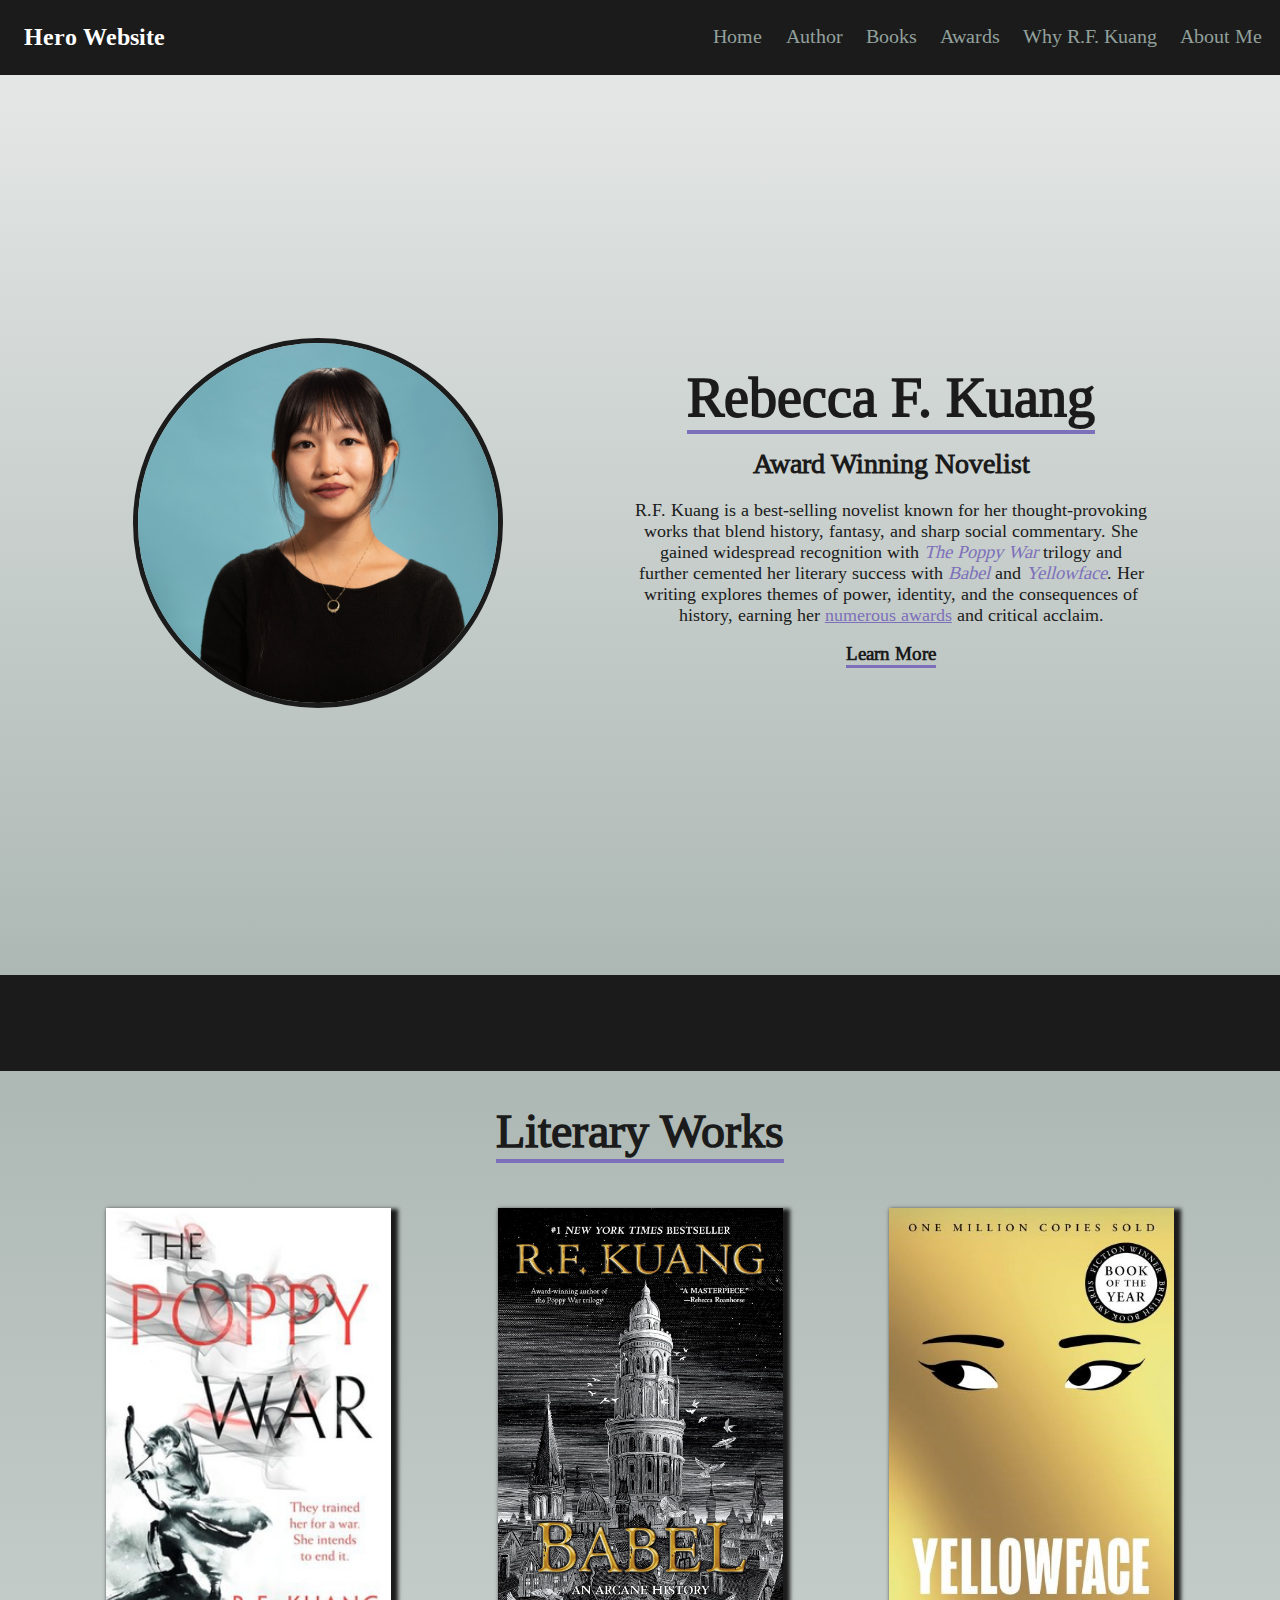
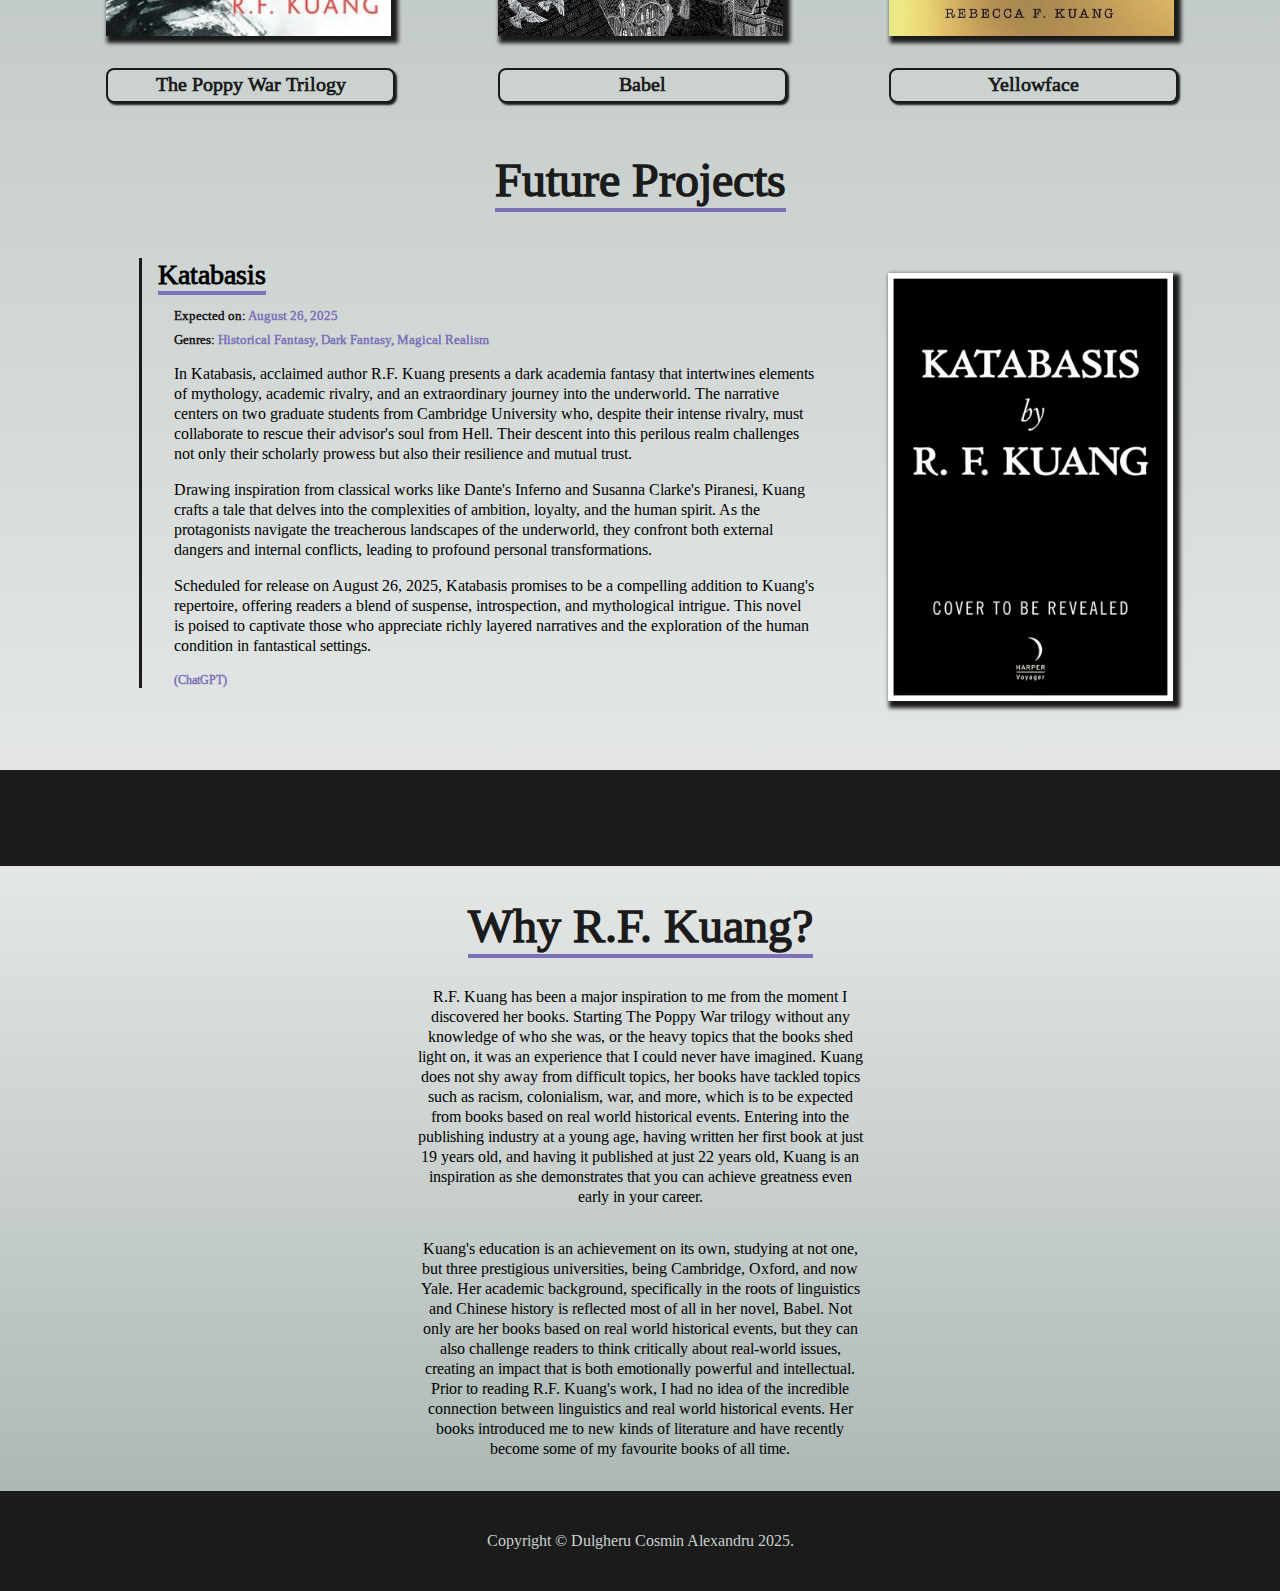
<file: docs/index.html>
<!DOCTYPE html>
    <html lang="en">
<head>
    <meta charset="UTF-8">
    <title>Home ‒ Rebecca F. Kuang</title>
    <link href="home.css" rel="stylesheet">
</head>
<body>

    <header id="masthead">
        <h1>Hero Website</h1>
        <nav>
            <ul>
                <li><a class="nav-link" href="index.html">Home</a></li>
                <li><a class="nav-link" href="author.html">Author</a></li>
                <li><a class="nav-link" href="#books-section">Books</a></li>
                <li><a class="nav-link" href="awards.html">Awards</a></li>
                <li><a class="nav-link" href="#why-section">Why R.F. Kuang</a></li>
                <li><a class="nav-link" href="personal.html">About Me</a></li>
            </ul>
        </nav>
    </header>

    <main>
        <div class="author-image">
            <img src="../images/rf-kuang.jpg" alt="hero image">
        </div>
        <div class="author-content">
            <h1><span class="underline">Rebecca F. Kuang</span></h1>
            <h2>Award Winning Novelist</h2>
            <p>R.F. Kuang is a best-selling novelist known for her thought-provoking works that blend history, fantasy,
                and sharp social commentary. She gained widespread recognition with <span><a href="thepoppywar.html">The Poppy War</a></span> trilogy and further
                cemented her literary success with <span><a href="babel.html">Babel</a></span> and <span><a href="yellowface.html">Yellowface</a></span>. Her writing explores themes of power, identity,
                and the consequences of history, earning her <span id="awards-text"><a href="awards.html">numerous awards</a></span> and critical acclaim.</p>
            <h3 id="bio-text"><a id="bio-button" href="author.html">Learn More</a></h3>
        </div>
    </main>

    <section id="books-section">
        <h1><span class="underline">Literary Works</span></h1>

        <article class="books">
            <div class="poppy-war">
                <div class="book">
                    <div class="book-inner">
                        <div class="book-cover">
                            <img src="../images/thepoppywar.jpg" height="428px" width="285px" alt="book image">
                        </div>
                        <div class="book-back">
                            <img src="../images/tpw_back.jpg" height="428px" width="285px" alt="book image">
                        </div>
                    </div>
                </div>
                <h2><a href="thepoppywar.html">The Poppy War Trilogy</a></h2>

            </div>
            <div class="babel">
                <div class="book">
                    <div class="book-inner">
                        <div class="book-cover">
                            <img src="../images/babel.jpg" height="428px" width="285px" alt="book image">
                        </div>
                        <div class="book-back">
                            <img src="../images/babel_back.jpg" height="428px" width="285px" alt="book image">

                        </div>
                    </div>
                </div>
                <h2><a href="babel.html">Babel</a></h2>
            </div>
            <div class="yellowface">
                <div class="book">
                    <div class="book-inner">
                        <div class="book-cover">
                            <img src="../images/yellowface.jpg" height="428px" width="285px" alt="book image">
                        </div>
                        <div class="book-back">
                            <img src="../images/yellowface_back.jpg" height="428px" width="285px" alt="book image">

                        </div>
                    </div>
                </div>
                <h2><a href="yellowface.html">Yellowface</a></h2>
            </div>
        </article>
        <h1><span class="underline">Future Projects</span></h1>

        <article id="future-projects">
            <div class="project-content">
                <h2><span class="underline">Katabasis</span></h2>
                <h2 class="publish-heading"><span class="publish-text">Expected on: </span>August 26, 2025</h2>
                <h2 class="genre-heading"><span class="genre-text">Genres: </span>Historical Fantasy, Dark Fantasy, Magical Realism</h2>
                <p>
                    In Katabasis, acclaimed author R.F. Kuang presents a dark academia fantasy that intertwines elements
                    of mythology, academic rivalry, and an extraordinary journey into the underworld. The narrative centers
                    on two graduate students from Cambridge University who, despite their intense rivalry, must collaborate
                    to rescue their advisor's soul from Hell. Their descent into this perilous realm challenges not only
                    their scholarly prowess but also their resilience and mutual trust.
                </p>
                <p>
                    Drawing inspiration from classical works like Dante's Inferno and Susanna Clarke's Piranesi, Kuang
                    crafts a tale that delves into the complexities of ambition, loyalty, and the human spirit. As the
                    protagonists navigate the treacherous landscapes of the underworld, they confront both external dangers
                    and internal conflicts, leading to profound personal transformations.
                </p>
                <p>
                    Scheduled for release on August 26, 2025, Katabasis promises to be a compelling addition to Kuang's
                    repertoire, offering readers a blend of suspense, introspection, and mythological intrigue. This novel
                    is poised to captivate those who appreciate richly layered narratives and the exploration of the human
                    condition in fantastical settings.
                </p>
                <h3>(ChatGPT)</h3>
            </div>
            <div class="project-image">
                <img src="../images/katabasis.jpg">
            </div>
        </article>
    </section>

    <section id="why-section">
        <h1><span class="underline">Why R.F. Kuang?</span></h1>
        <div>
            <p>
                R.F. Kuang has been a major inspiration to me from the moment I discovered her books. Starting The Poppy War
                trilogy without any knowledge of who she was, or the heavy topics that the books shed light on, it was
                an experience that I could never have imagined. Kuang does not shy away from difficult topics, her books
                have tackled topics such as racism, colonialism, war, and more, which is to be expected from books based on
                real world historical events. Entering into the publishing industry at a young age, having written her first book at just
                19 years old, and having it published at just 22 years old, Kuang is an inspiration as she demonstrates
                that you can achieve greatness even early in your career.
            </p>
            <p>
                Kuang's education is an achievement on its own, studying at not one, but three prestigious universities, being
                Cambridge, Oxford, and now Yale. Her academic background, specifically in the roots of linguistics and Chinese history
                is reflected most of all in her novel, Babel. Not only are her books based on real world historical events, but they
                can also challenge readers to think critically about real-world issues, creating an impact that is both emotionally powerful
                and intellectual. Prior to reading R.F. Kuang's work, I had no idea of the incredible connection between linguistics
                and real world historical events. Her books introduced me to new kinds of literature and have recently become
                some of my favourite books of all time.
            </p>
        </div>
    </section>

    <footer>
        <p>Copyright &copy; Dulgheru Cosmin Alexandru 2025.</p>
    </footer>

</body>

</html>
</file>
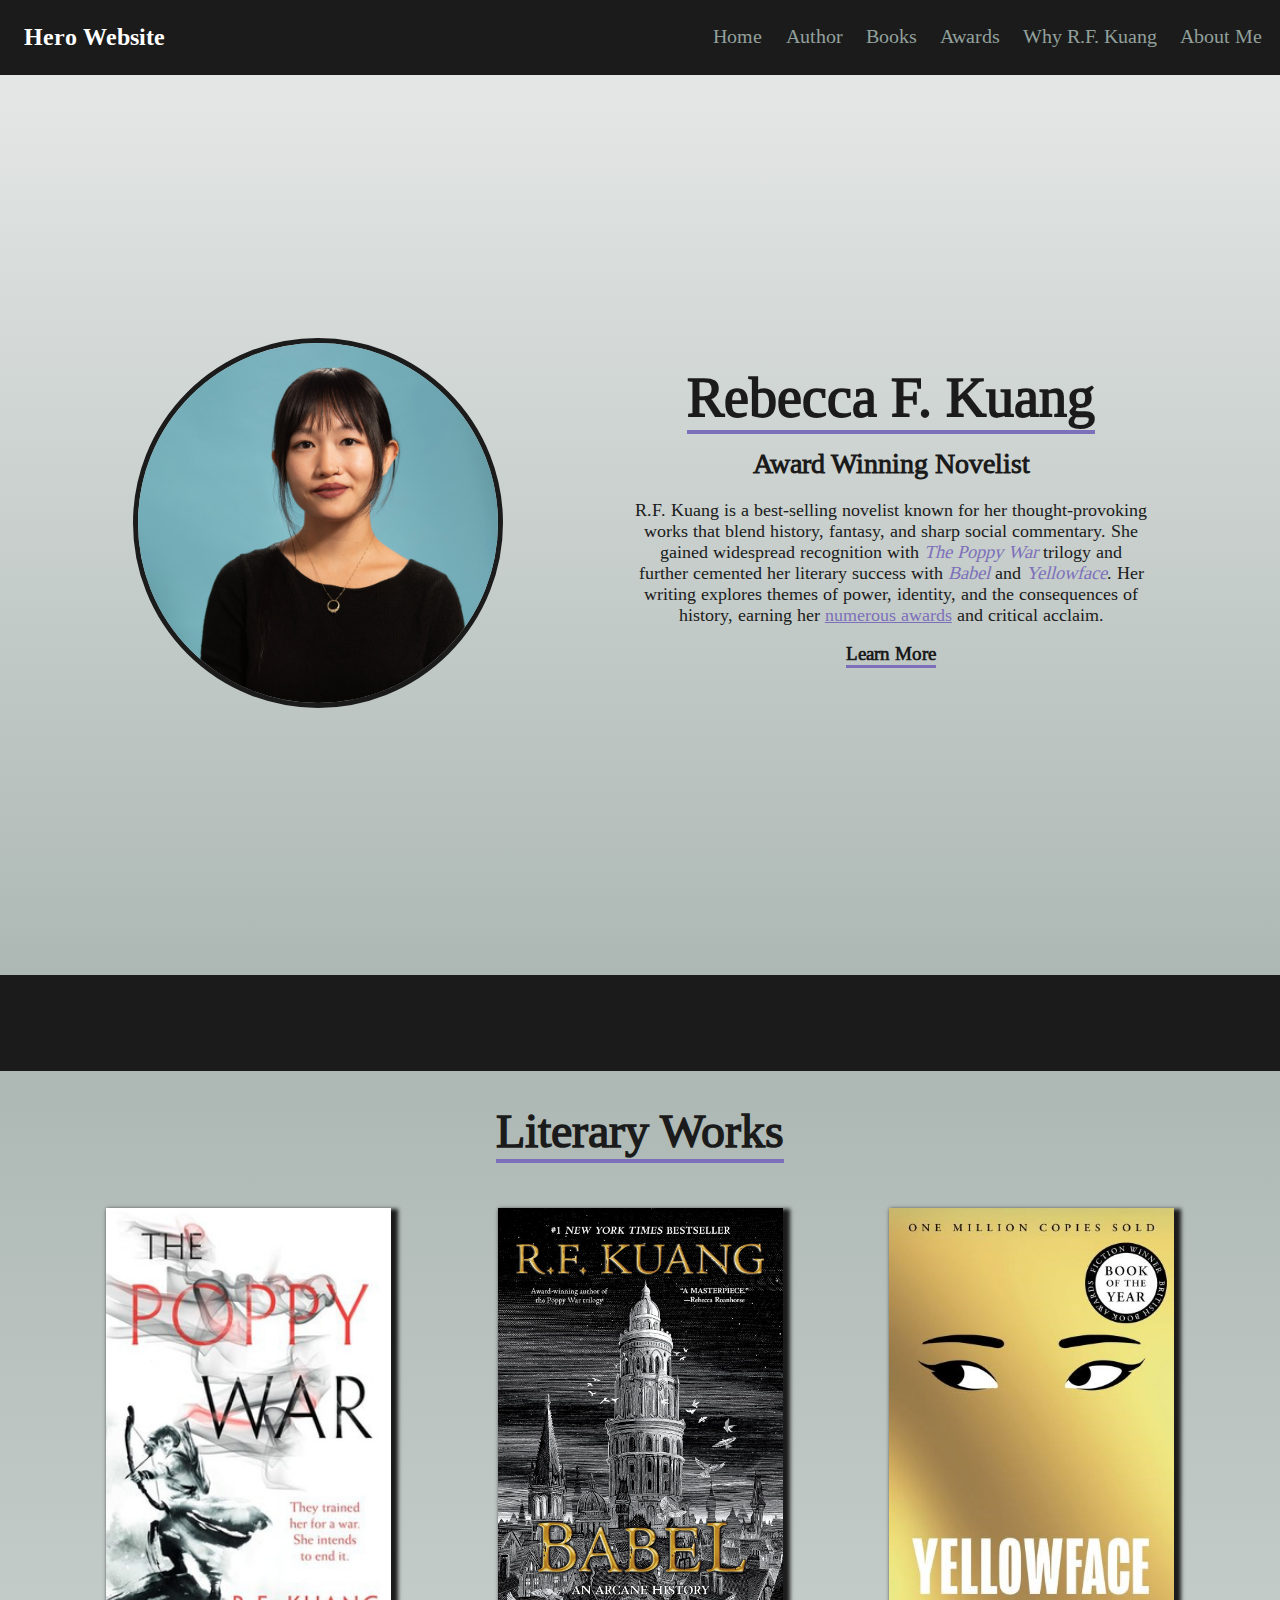
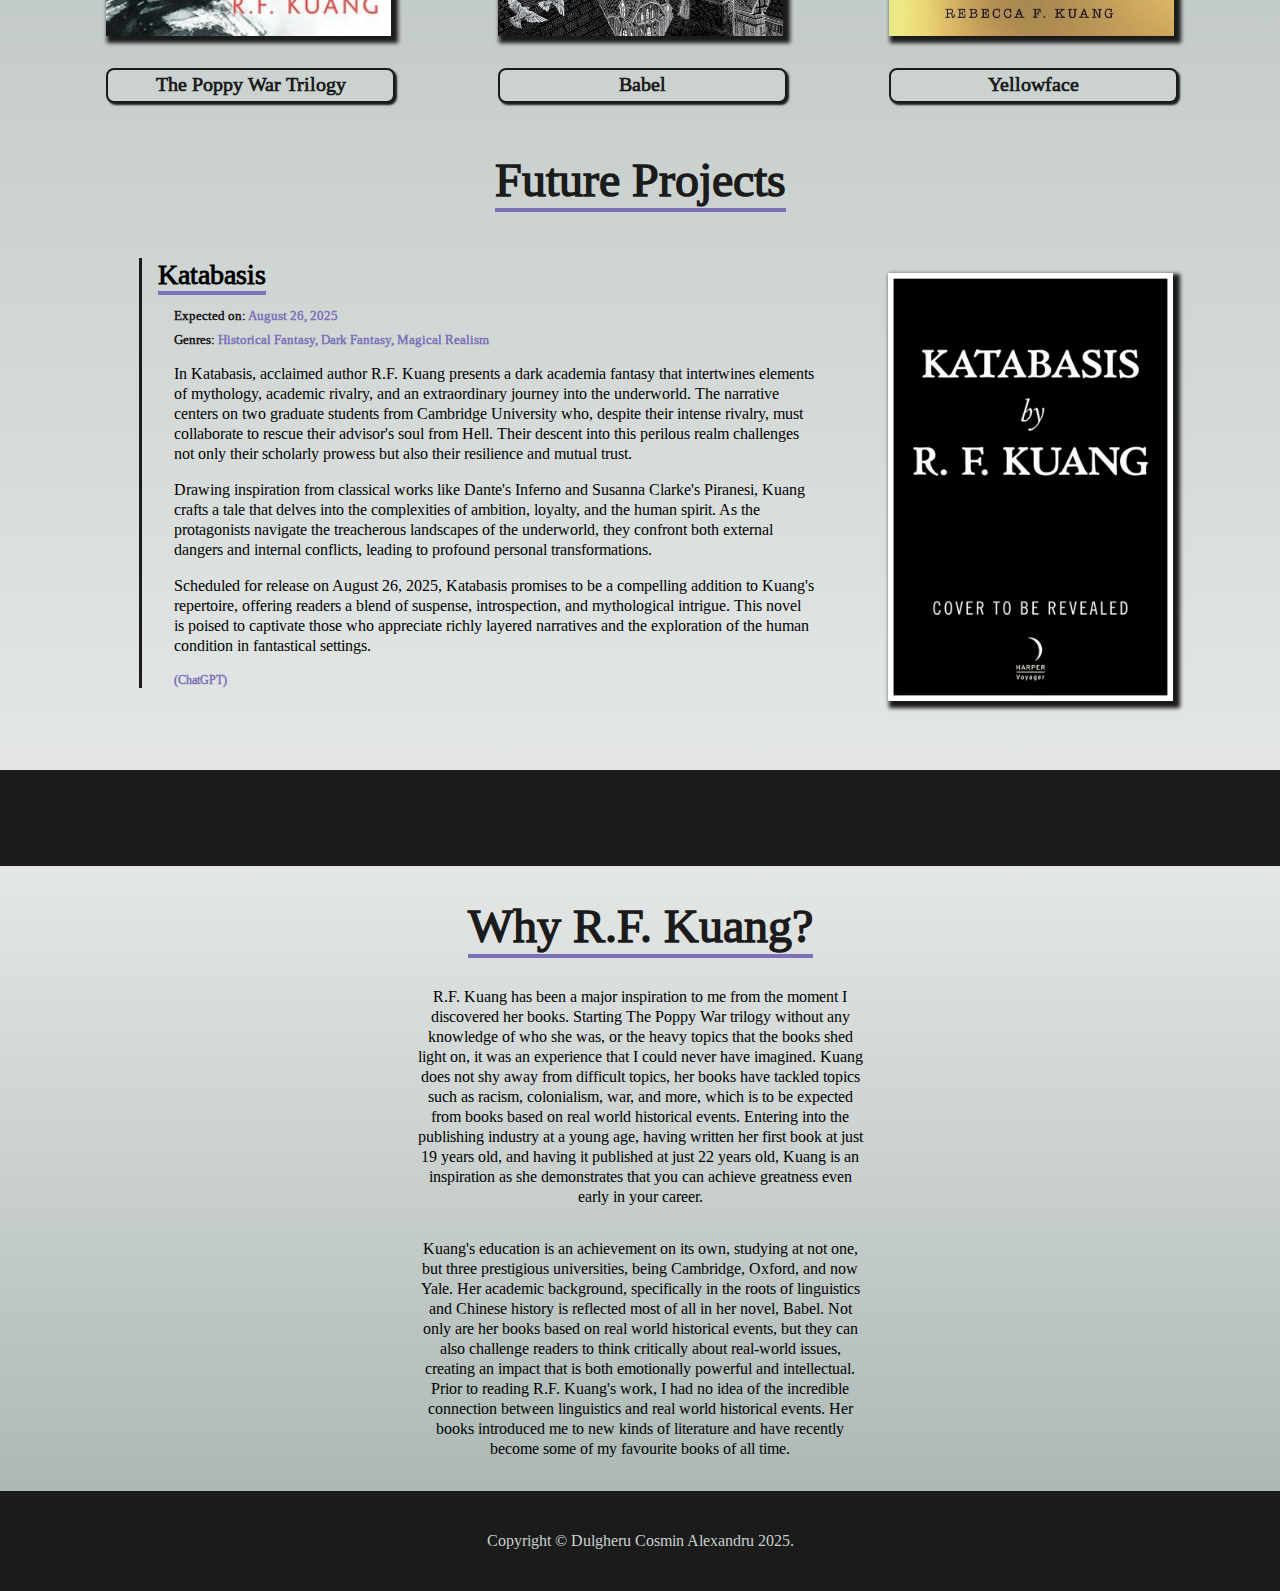
<file: src/index.html>
<!DOCTYPE html>
    <html lang="en">
<head>
    <meta charset="UTF-8">
    <title>Home ‒ Rebecca F. Kuang</title>
    <link href="home.css" rel="stylesheet">
</head>
<body>

    <header id="masthead">
        <h1>Hero Website</h1>
        <nav>
            <ul>
                <li><a class="nav-link" href="index.html">Home</a></li>
                <li><a class="nav-link" href="author.html">Author</a></li>
                <li><a class="nav-link" href="#books-section">Books</a></li>
                <li><a class="nav-link" href="awards.html">Awards</a></li>
                <li><a class="nav-link" href="#why-section">Why R.F. Kuang</a></li>
                <li><a class="nav-link" href="personal.html">About Me</a></li>
            </ul>
        </nav>
    </header>

    <main>
        <div class="author-image">
            <img src="images/rf-kuang.jpg" alt="hero image">
        </div>
        <div class="author-content">
            <h1><span class="underline">Rebecca F. Kuang</span></h1>
            <h2>Award Winning Novelist</h2>
            <p>R.F. Kuang is a best-selling novelist known for her thought-provoking works that blend history, fantasy,
                and sharp social commentary. She gained widespread recognition with <span><a href="thepoppywar.html">The Poppy War</a></span> trilogy and further
                cemented her literary success with <span><a href="babel.html">Babel</a></span> and <span><a href="yellowface.html">Yellowface</a></span>. Her writing explores themes of power, identity,
                and the consequences of history, earning her <span id="awards-text"><a href="awards.html">numerous awards</a></span> and critical acclaim.</p>
            <h3 id="bio-text"><a id="bio-button" href="author.html">Learn More</a></h3>
        </div>
    </main>

    <section id="books-section">
        <h1><span class="underline">Literary Works</span></h1>

        <article class="books">
            <div class="poppy-war">
                <div class="book">
                    <div class="book-inner">
                        <div class="book-cover">
                            <img src="../images/thepoppywar.jpg" height="428px" width="285px" alt="book image">
                        </div>
                        <div class="book-back">
                            <img src="../images/tpw_back.jpg" height="428px" width="285px" alt="book image">
                        </div>
                    </div>
                </div>
                <h2><a href="thepoppywar.html">The Poppy War Trilogy</a></h2>

            </div>
            <div class="babel">
                <div class="book">
                    <div class="book-inner">
                        <div class="book-cover">
                            <img src="../images/babel.jpg" height="428px" width="285px" alt="book image">
                        </div>
                        <div class="book-back">
                            <img src="../images/babel_back.jpg" height="428px" width="285px" alt="book image">

                        </div>
                    </div>
                </div>
                <h2><a href="babel.html">Babel</a></h2>
            </div>
            <div class="yellowface">
                <div class="book">
                    <div class="book-inner">
                        <div class="book-cover">
                            <img src="../images/yellowface.jpg" height="428px" width="285px" alt="book image">
                        </div>
                        <div class="book-back">
                            <img src="../images/yellowface_back.jpg" height="428px" width="285px" alt="book image">

                        </div>
                    </div>
                </div>
                <h2><a href="yellowface.html">Yellowface</a></h2>
            </div>
        </article>
        <h1><span class="underline">Future Projects</span></h1>

        <article id="future-projects">
            <div class="project-content">
                <h2><span class="underline">Katabasis</span></h2>
                <h2 class="publish-heading"><span class="publish-text">Expected on: </span>August 26, 2025</h2>
                <h2 class="genre-heading"><span class="genre-text">Genres: </span>Historical Fantasy, Dark Fantasy, Magical Realism</h2>
                <p>
                    In Katabasis, acclaimed author R.F. Kuang presents a dark academia fantasy that intertwines elements
                    of mythology, academic rivalry, and an extraordinary journey into the underworld. The narrative centers
                    on two graduate students from Cambridge University who, despite their intense rivalry, must collaborate
                    to rescue their advisor's soul from Hell. Their descent into this perilous realm challenges not only
                    their scholarly prowess but also their resilience and mutual trust.
                </p>
                <p>
                    Drawing inspiration from classical works like Dante's Inferno and Susanna Clarke's Piranesi, Kuang
                    crafts a tale that delves into the complexities of ambition, loyalty, and the human spirit. As the
                    protagonists navigate the treacherous landscapes of the underworld, they confront both external dangers
                    and internal conflicts, leading to profound personal transformations.
                </p>
                <p>
                    Scheduled for release on August 26, 2025, Katabasis promises to be a compelling addition to Kuang's
                    repertoire, offering readers a blend of suspense, introspection, and mythological intrigue. This novel
                    is poised to captivate those who appreciate richly layered narratives and the exploration of the human
                    condition in fantastical settings.
                </p>
                <h3>(ChatGPT)</h3>
            </div>
            <div class="project-image">
                <img src="../images/katabasis.jpg">
            </div>
        </article>
    </section>

    <section id="why-section">
        <h1><span class="underline">Why R.F. Kuang?</span></h1>
        <div>
            <p>
                R.F. Kuang has been a major inspiration to me from the moment I discovered her books. Starting The Poppy War
                trilogy without any knowledge of who she was, or the heavy topics that the books shed light on, it was
                an experience that I could never have imagined. Kuang does not shy away from difficult topics, her books
                have tackled topics such as racism, colonialism, war, and more, which is to be expected from books based on
                real world historical events. Entering into the publishing industry at a young age, having written her first book at just
                19 years old, and having it published at just 22 years old, Kuang is an inspiration as she demonstrates
                that you can achieve greatness even early in your career.
            </p>
            <p>
                Kuang's education is an achievement on its own, studying at not one, but three prestigious universities, being
                Cambridge, Oxford, and now Yale. Her academic background, specifically in the roots of linguistics and Chinese history
                is reflected most of all in her novel, Babel. Not only are her books based on real world historical events, but they
                can also challenge readers to think critically about real-world issues, creating an impact that is both emotionally powerful
                and intellectual. Prior to reading R.F. Kuang's work, I had no idea of the incredible connection between linguistics
                and real world historical events. Her books introduced me to new kinds of literature and have recently become
                some of my favourite books of all time.
            </p>
        </div>
    </section>

    <footer>
        <p>Copyright &copy; Dulgheru Cosmin Alexandru 2025.</p>
    </footer>

</body>

</html>
</file>
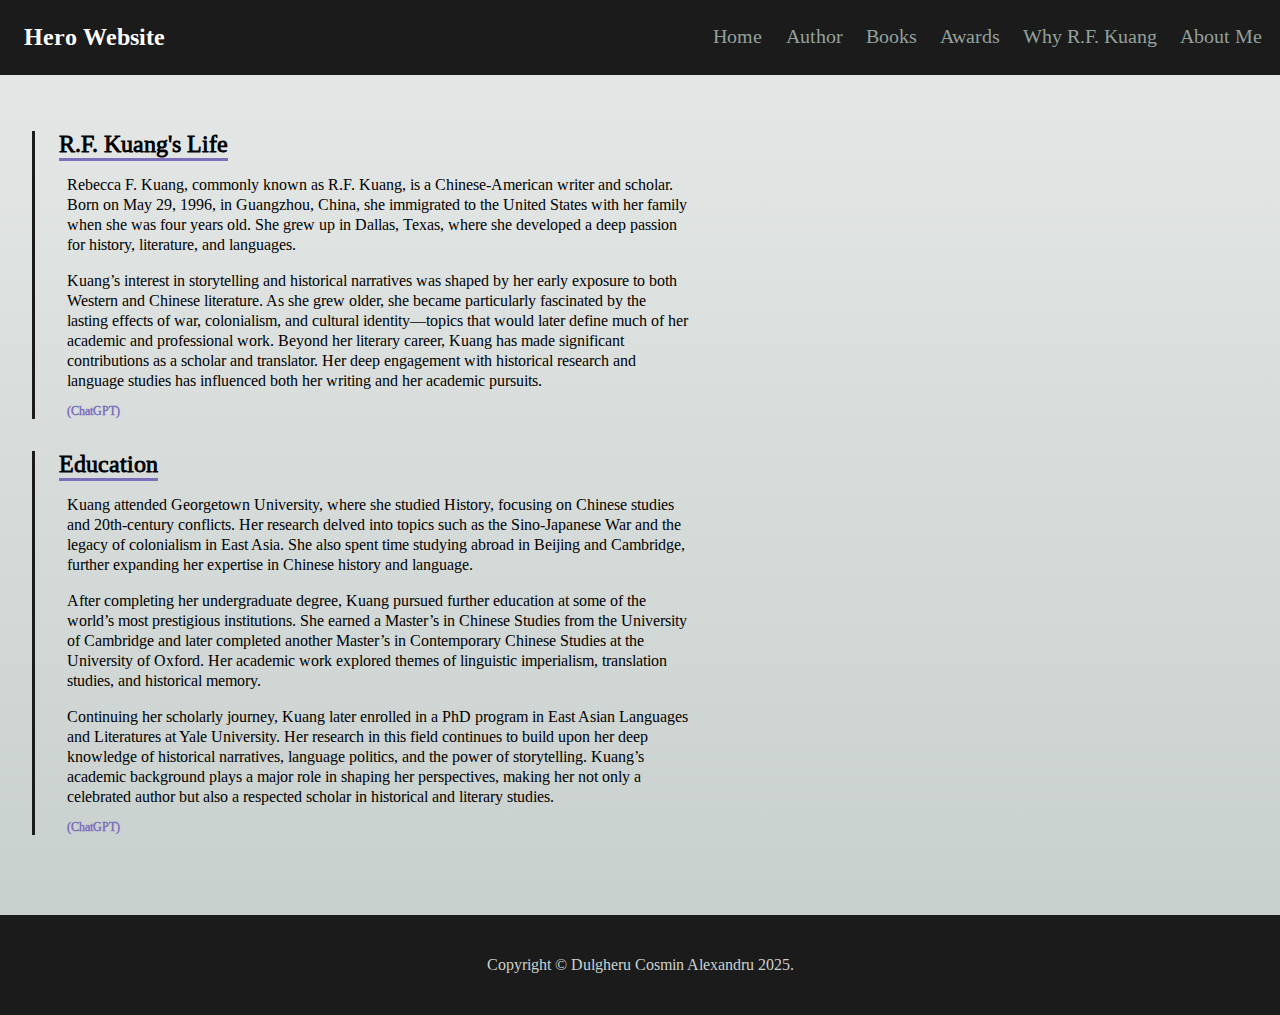
<file: docs/author.html>
<!DOCTYPE html>
<html lang="en">
<head>
    <meta charset="UTF-8">
    <title>About ‒ Rebecca F. Kuang</title>
    <link rel="stylesheet" href="author.css">
</head>
<body>

    <header id="masthead">
        <h1>Hero Website</h1>
        <nav>
            <ul>
                <li><a class="nav-link" href="index.html">Home</a></li>
                <li><a class="nav-link" href="author.html">Author</a></li>
                <li><a class="nav-link" href="index.html#books-section">Books</a></li>
                <li><a class="nav-link" href="awards.html">Awards</a></li>
                <li><a class="nav-link" href="index.html#why-section">Why R.F. Kuang</a></li>
                <li><a class="nav-link" href="personal.html">About Me</a></li>
            </ul>
        </nav>
    </header>

    <main>
        <article>
            <h2><span class="underline">R.F. Kuang's Life</span></h2>
            <p>
                Rebecca F. Kuang, commonly known as R.F. Kuang, is a Chinese-American writer and scholar. Born on May 29, 1996,
                in Guangzhou, China, she immigrated to the United States with her family when she was four years old. She
                grew up in Dallas, Texas, where she developed a deep passion for history, literature, and languages.
            </p>
            <p>
                Kuang’s interest in storytelling and historical narratives was shaped by her early exposure to both Western
                and Chinese literature. As she grew older, she became particularly fascinated by the lasting effects of war,
                colonialism, and cultural identity—topics that would later define much of her academic and professional work.

                Beyond her literary career, Kuang has made significant contributions as a scholar and translator. Her deep
                engagement with historical research and language studies has influenced both her writing and her academic pursuits.
            </p>
            <h3>(ChatGPT)</h3>
        </article>
        <article>
            <h2><span class="underline">Education</span></h2>
            <p>
                Kuang attended Georgetown University, where she studied History, focusing on Chinese studies and 20th-century
                conflicts. Her research delved into topics such as the Sino-Japanese War and the legacy of colonialism in
                East Asia. She also spent time studying abroad in Beijing and Cambridge, further expanding her expertise in
                Chinese history and language.

            </p>
            <p>
                After completing her undergraduate degree, Kuang pursued further education at some of the world’s most prestigious
                institutions. She earned a Master’s in Chinese Studies from the University of Cambridge and later completed
                another Master’s in Contemporary Chinese Studies at the University of Oxford. Her academic work explored themes of
                linguistic imperialism, translation studies, and historical memory.

            </p>
            <p>
                Continuing her scholarly journey, Kuang later enrolled in a PhD program in East Asian Languages and Literatures
                at Yale University. Her research in this field continues to build upon her deep knowledge of historical narratives,
                language politics, and the power of storytelling.

                Kuang’s academic background plays a major role in shaping her perspectives, making her not only a celebrated
                author but also a respected scholar in historical and literary studies.
            </p>
            <h3>(ChatGPT)</h3>
        </article>
    </main>

    <footer>
        <p>Copyright &copy; Dulgheru Cosmin Alexandru 2025.</p>
    </footer>

</body>
</html>
</file>
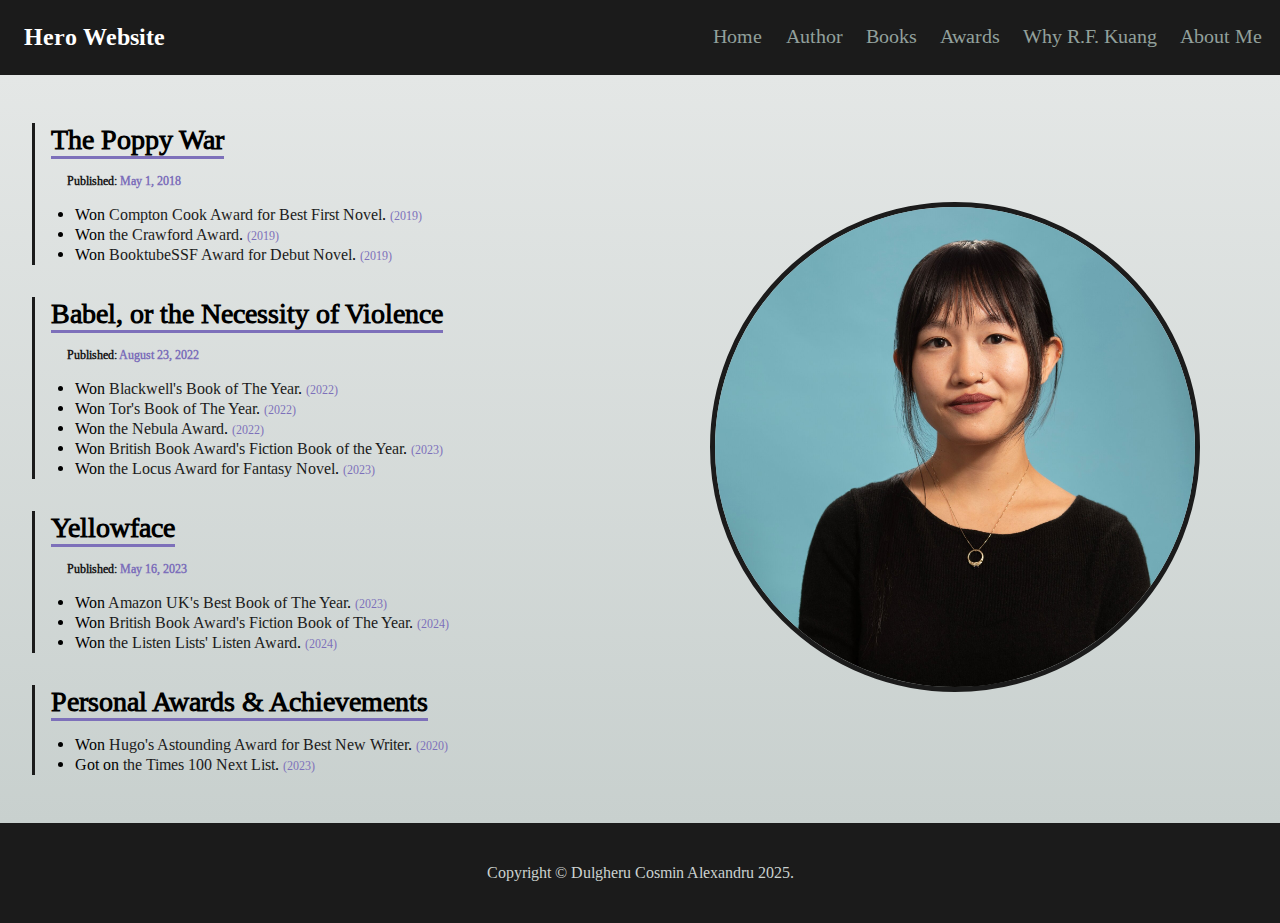
<file: docs/awards.html>
<!DOCTYPE html>
<html lang="en">
<head>
    <meta charset="UTF-8">
    <title>Awards ‒ Rebecca F. Kuang</title>
    <link rel="stylesheet" href="awards.css">
</head>
<body>

    <header id="masthead">
        <h1>Hero Website</h1>
        <nav>
            <ul>
                <li><a class="nav-link" href="index.html">Home</a></li>
                <li><a class="nav-link" href="author.html">Author</a></li>
                <li><a class="nav-link" href="index.html#books-section">Books</a></li>
                <li><a class="nav-link" href="awards.html">Awards</a></li>
                <li><a class="nav-link" href="index.html#why-section">Why R.F. Kuang</a></li>
                <li><a class="nav-link" href="personal.html">About Me</a></li>
            </ul>
        </nav>
    </header>

    <main>
        <div class="main-container">
            <article>
                <h1><span class="underline">The Poppy War</span></h1>
                <h2><span class="publish-text">Published: </span>May 1, 2018</h2>
                <ul>
                    <li>Won <a href="https://locusmag.com/2019/04/kuang-wins-compton-crook-award/">Compton Cook Award for Best First Novel</a>. <span class="year">(2019)</span></li>
                    <li>Won <a href="https://locusmag.com/2019/02/kuang-wins-crawford-award/">the Crawford Award</a>. <span class="year">(2019)</span></li>
                    <li>Won <a href="https://locusmag.com/2019/07/booktubesff-awards-winners/">BooktubeSSF Award for Debut Novel</a>. <span class="year">(2019)</span></li>
                </ul>
            </article>
            <article>
                <h1><span class="underline">Babel, or the Necessity of Violence</span></h1>
                <h2><span class="publish-text">Published: </span>August 23, 2022</h2>
                <ul>
                    <li>Won <a href="https://www.shelf-awareness.com/issue.html?issue=4347">Blackwell's Book of The Year</a>. <span class="year">(2022)</span></li>
                    <li>Won <a href="https://www.shelf-awareness.com/issue.html?issue=4347">Tor's Book of The Year</a>. <span class="year">(2022)</span></li>
                    <li>Won <a href="https://reactormag.com/here-are-the-winners-of-the-2022-nebula-awards/">the Nebula Award</a>. <span class="year">(2022)</span></li>
                    <li>Won <a href=https://www.standard.co.uk/news/uk/british-book-awards-2023-winners-list-b1081396.html">British Book Award's Fiction Book of the Year</a>. <span class="year">(2023)</span></li>
                    <li>Won <a href=https://locusmag.com/2023/06/2023-locus-awards-winners/">the Locus Award for Fantasy Novel</a>. <span class="year">(2023)</span></li>
                </ul>
            </article>
            <article>
                <h1><span class="underline">Yellowface</span></h1>
                <h2><span class="publish-text">Published: </span>May 16, 2023</h2>
                <ul>
                    <li>Won <a href="https://www.aboutamazon.co.uk/news/books-and-authors/discover-yellowface-amazon-uk-book-of-the-year-2023">Amazon UK's Best Book of The Year</a>. <span class="year">(2023)</span></li>
                    <li>Won <a href="https://www.bbc.com/news/articles/c88zzl5g69vo">British Book Award's Fiction Book of The Year</a>. <span class="year">(2024)</span></li>
                    <li>Won <a href="https://rusaupdate.org/2024/01/2024listenlist/">the Listen Lists' Listen Award</a>. <span class="year">(2024)</span></li>

                </ul>
            </article>
            <article>
                <h1><span class="underline">Personal Awards & Achievements</span></h1>
                <ul>
                    <li>Won <a href="https://locusmag.com/2019/02/kuang-wins-crawford-award/">Hugo's Astounding Award for Best New Writer</a>. <span class="year">(2020)</span></li>
                    <li>Got on <a href="https://time.com/collection/time100-next-2023/">the Times 100 Next List</a>. <span class="year">(2023)</span></li>
                </ul>
            </article>
        </div>
        <div class="img-container">
            <img src="../images/rf-kuang.jpg" alt="R.F. Kuang">
        </div>
    </main>

    <footer>
        <p>Copyright &copy; Dulgheru Cosmin Alexandru 2025.</p>
    </footer>

</body>
</html>
</file>
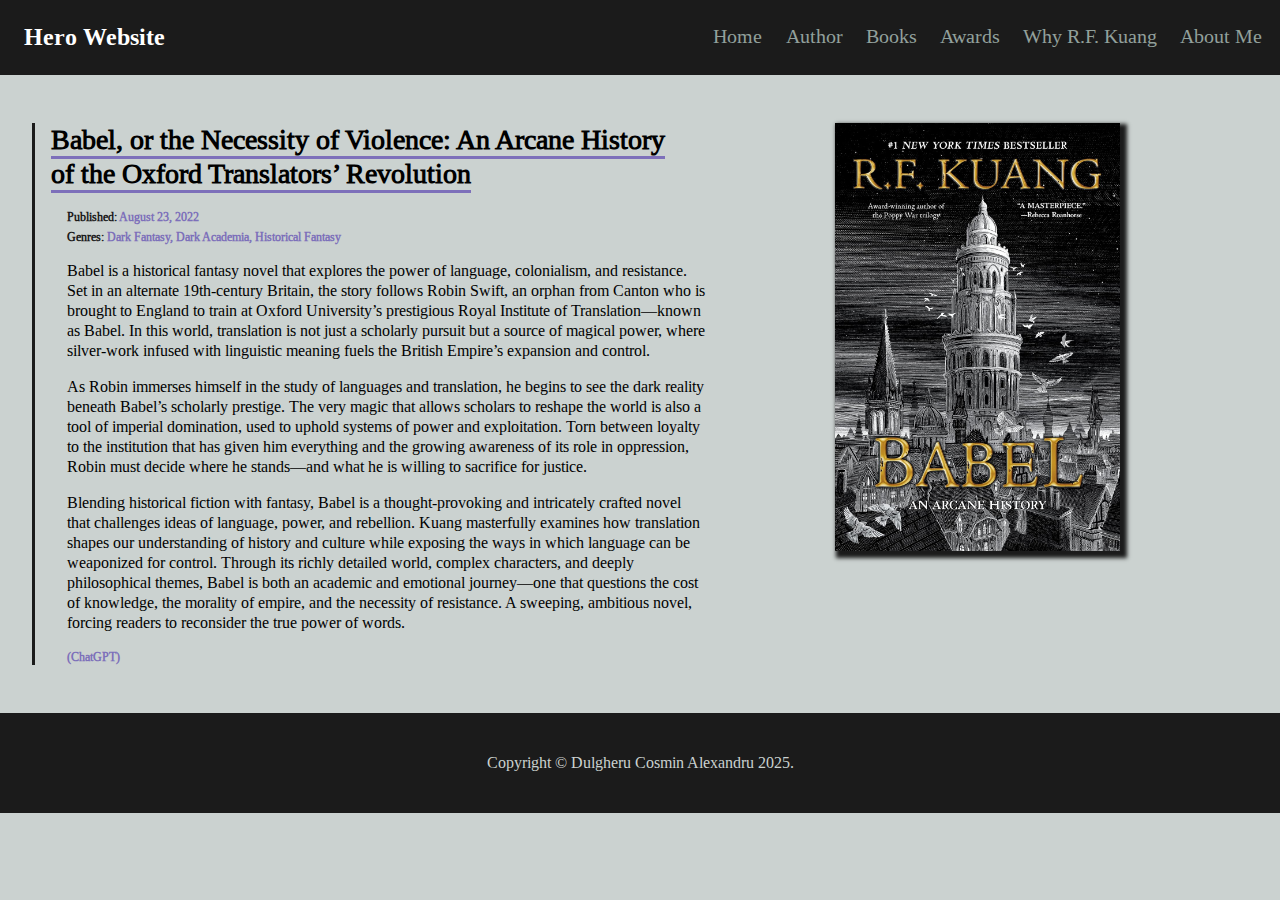
<file: docs/babel.html>
<!DOCTYPE html>
<html lang="en">
<head>
    <meta charset="UTF-8">
    <title>Babel ‒ Rebecca F. Kuang</title>
    <link href="book.css" rel="stylesheet">
</head>
<body>

    <header id="masthead">
        <h1>Hero Website</h1>
        <nav>
            <ul>
                <li><a class="nav-link" href="index.html">Home</a></li>
                <li><a class="nav-link" href="author.html">Author</a></li>
                <li><a class="nav-link" href="index.html#books-section">Books</a></li>
                <li><a class="nav-link" href="awards.html">Awards</a></li>
                <li><a class="nav-link" href="index.html#why-section">Why R.F. Kuang</a></li>
                <li><a class="nav-link" href="personal.html">About Me</a></li>
            </ul>
        </nav>
    </header>


<main>
    <article>
        <div class="book-content">
            <h1><span class="underline">Babel, or the Necessity of Violence: An Arcane History of the Oxford Translators’ Revolution</span></h1>
            <h2 class="publish-heading"><span class="publish-text">Published: </span>August 23, 2022</h2>
            <h2 class="genre-heading"><span class="genre-text">Genres: </span>Dark Fantasy, Dark Academia, Historical Fantasy</h2>
            <div class="book-text">
                <p>Babel is a historical fantasy novel that explores the power of language, colonialism, and resistance. Set in an alternate 19th-century Britain, the story follows Robin Swift, an orphan from Canton who is brought to England to train at Oxford University’s prestigious Royal Institute of Translation—known as Babel. In this world, translation is not just a scholarly pursuit but a source of magical power, where silver-work infused with linguistic meaning fuels the British Empire’s expansion and control.
                </p>
                <p>
                    As Robin immerses himself in the study of languages and translation, he begins to see the dark reality beneath Babel’s scholarly prestige. The very magic that allows scholars to reshape the world is also a tool of imperial domination, used to uphold systems of power and exploitation. Torn between loyalty to the institution that has given him everything and the growing awareness of its role in oppression, Robin must decide where he stands—and what he is willing to sacrifice for justice.
                </p>
                <p>
                    Blending historical fiction with fantasy, Babel is a thought-provoking and intricately crafted novel that challenges ideas of language, power, and rebellion. Kuang masterfully examines how translation shapes our understanding of history and culture while exposing the ways in which language can be weaponized for control. Through its richly detailed world, complex characters, and deeply philosophical themes, Babel is both an academic and emotional journey—one that questions the cost of knowledge, the morality of empire, and the necessity of resistance. A sweeping, ambitious novel, forcing readers to reconsider the true power of words.
                </p>
                <h3>(ChatGPT)</h3>
            </div>
        </div>
        <img class="book-cover" src="../images/babel.jpg" alt="Babel">
    </article>
</main>

<footer>
    <p>Copyright &copy; Dulgheru Cosmin Alexandru 2025.</p>
</footer>

</body>
</html>
</file>
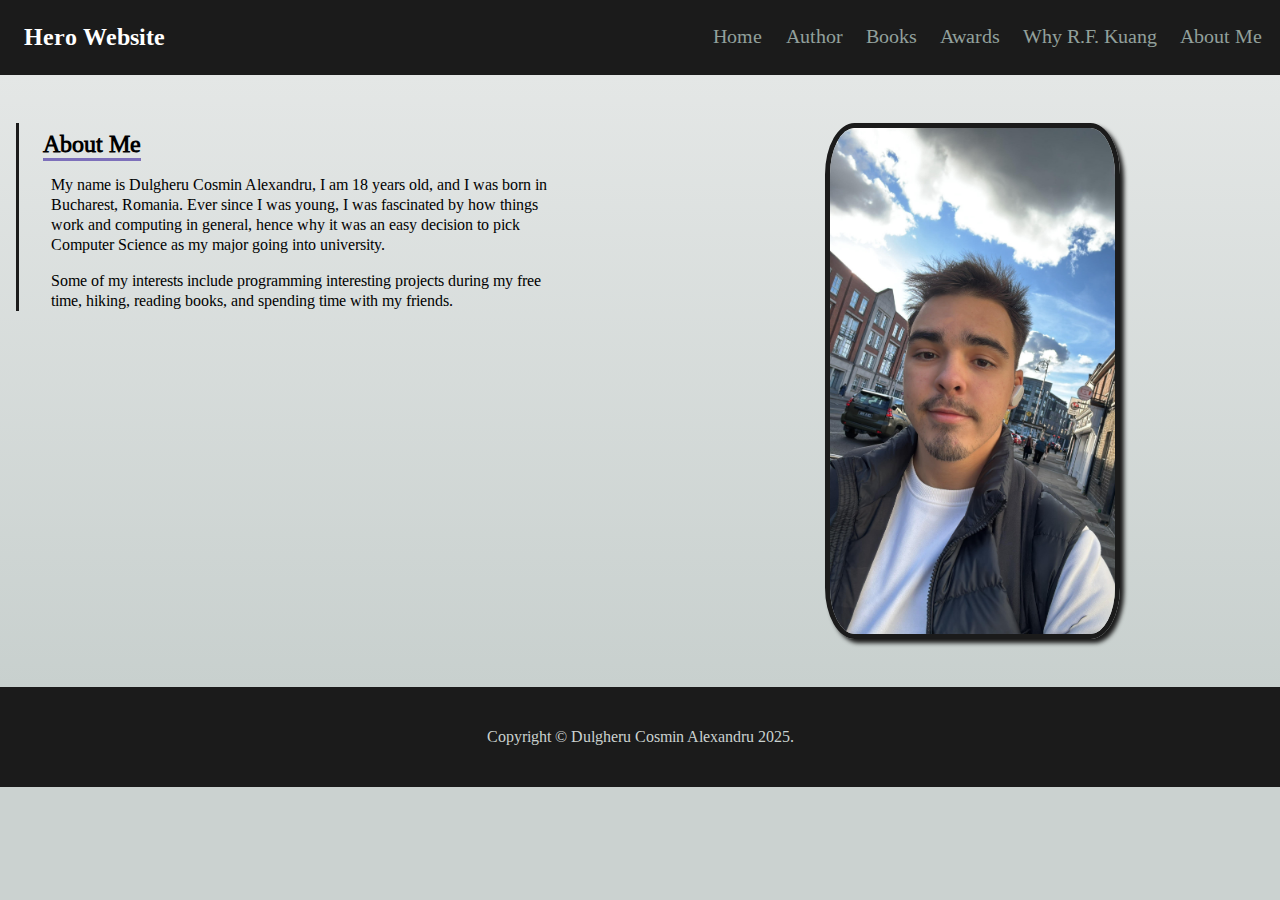
<file: docs/personal.html>
<!DOCTYPE html>
<html lang="en">
<head>
    <meta charset="UTF-8">
    <title>About Me ‒ Rebecca F. Kuang</title>
    <link rel="stylesheet" href="personal.css">
</head>
<body>

<header id="masthead">
    <h1>Hero Website</h1>
    <nav>
        <ul>
            <li><a class="nav-link" href="index.html">Home</a></li>
            <li><a class="nav-link" href="author.html">Author</a></li>
            <li><a class="nav-link" href="index.html#books-section">Books</a></li>
            <li><a class="nav-link" href="awards.html">Awards</a></li>
            <li><a class="nav-link" href="index.html#why-section">Why R.F. Kuang</a></li>
            <li><a class="nav-link" href="personal.html">About Me</a></li>
        </ul>
    </nav>
</header>

<main>
    <div class="main-container">
        <div class="about-content">
            <h2><span class="underline">About Me</span></h2>
            <div class="text">
                <p>
                    My name is Dulgheru Cosmin Alexandru, I am 18 years old, and I was born in Bucharest, Romania. Ever since I
                    was young, I was fascinated by how things work and computing in general, hence why it was an easy decision
                    to pick Computer Science as my major going into university.
                </p>
                <p>
                    Some of my interests include programming interesting projects during my free time, hiking, reading books,
                    and spending time with my friends.
                </p>
            </div>
        </div>

        <div class="img-container">
            <img src="/images/selfie.jpg" alt="Kuang">
        </div>
    </div>
</main>

<footer>
    <p>Copyright &copy; Dulgheru Cosmin Alexandru 2025.</p>
</footer>

</body>
</html>
</file>
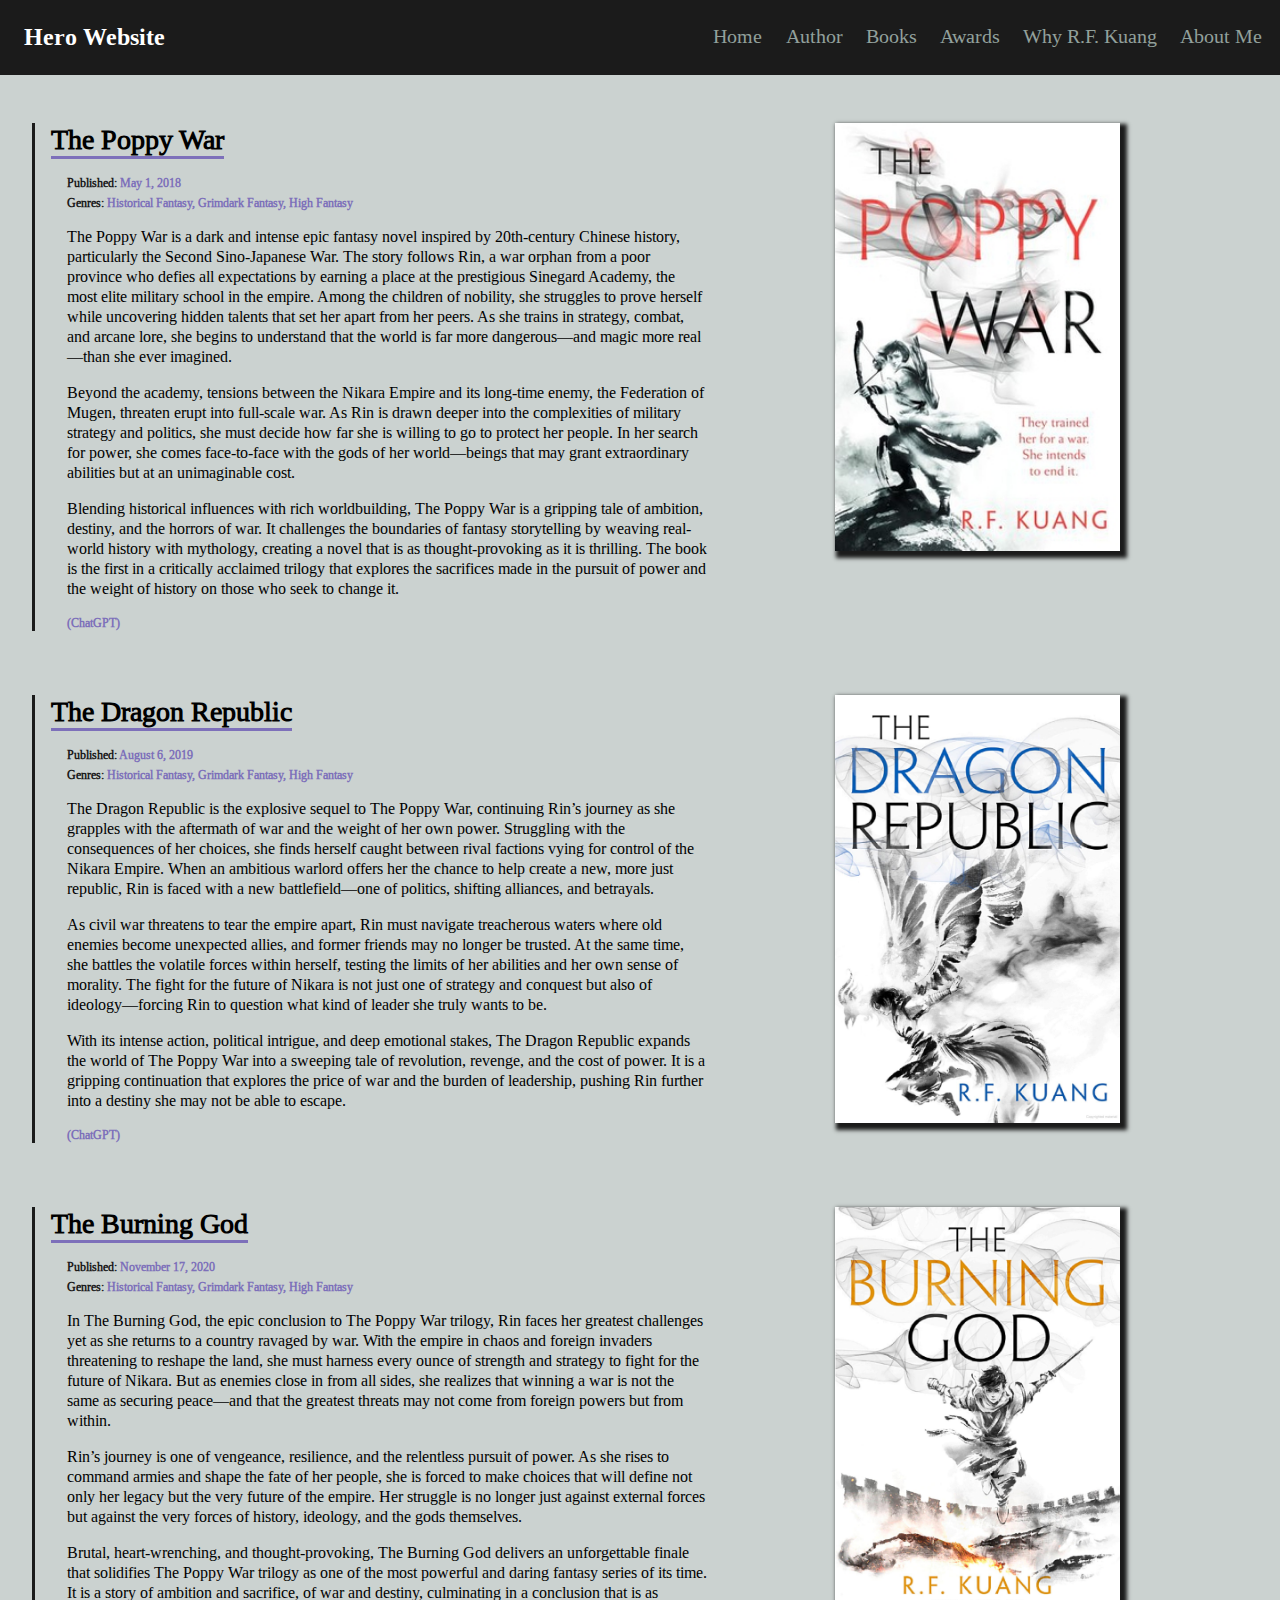
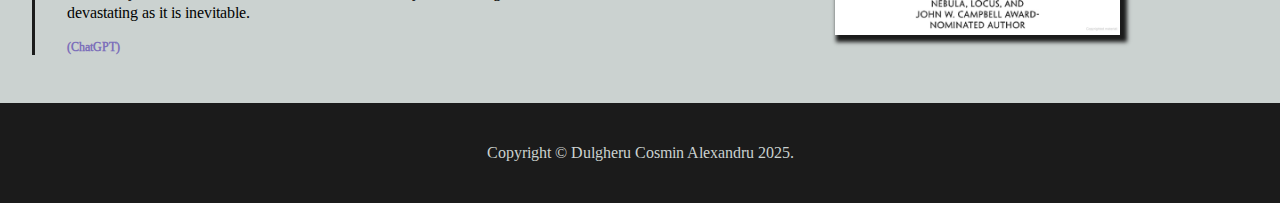
<file: docs/thepoppywar.html>
<!DOCTYPE html>
<html lang="en">
<head>
    <meta charset="UTF-8">
    <title>Books ‒ Rebecca F. Kuang</title>
    <link href="book.css" rel="stylesheet">
</head>
<body>

    <header id="masthead">
        <h1>Hero Website</h1>
        <nav>
            <ul>
                <li><a class="nav-link" href="index.html">Home</a></li>
                <li><a class="nav-link" href="author.html">Author</a></li>
                <li><a class="nav-link" href="index.html#books-section">Books</a></li>
                <li><a class="nav-link" href="awards.html">Awards</a></li>
                <li><a class="nav-link" href="index.html#why-section">Why R.F. Kuang</a></li>
                <li><a class="nav-link" href="personal.html">About Me</a></li>
            </ul>
        </nav>
    </header>

    <main>
        <article>
            <div class="book-content">
                <h1><span class="underline">The Poppy War</span></h1>
                <h2 class="publish-heading"><span class="publish-text">Published: </span>May 1, 2018</h2>
                <h2 class="genre-heading"><span class="genre-text">Genres: </span>Historical Fantasy, Grimdark Fantasy, High Fantasy</h2>
                <div class="book-text">
                    <p>The Poppy War is a dark and intense epic fantasy novel inspired by 20th-century Chinese history, particularly
                        the Second Sino-Japanese War. The story follows Rin, a war orphan from a poor province who defies all expectations
                        by earning a place at the prestigious Sinegard Academy, the most elite military school in the empire.
                        Among the children of nobility, she struggles to prove herself while uncovering hidden talents that set her
                        apart from her peers. As she trains in strategy, combat, and arcane lore, she begins to understand that the
                        world is far more dangerous—and magic more real—than she ever imagined.
                    </p>
                    <p>
                        Beyond the academy, tensions between the Nikara Empire and its long-time enemy, the Federation of Mugen, threaten
                        erupt into full-scale war. As Rin is drawn deeper into the complexities of military strategy and politics,
                        she must decide how far she is willing to go to protect her people. In her search for power, she comes face-to-face
                        with the gods of her world—beings that may grant extraordinary abilities but at an unimaginable cost.
                    </p>
                    <p>
                        Blending historical influences with rich worldbuilding, The Poppy War is a gripping tale of ambition, destiny,
                        and the horrors of war. It challenges the boundaries of fantasy storytelling by weaving real-world history with
                        mythology, creating a novel that is as thought-provoking as it is thrilling. The book is the first in a critically
                        acclaimed trilogy that explores the sacrifices made in the pursuit of power and the weight of history on those who
                        seek to change it.
                    </p>
                </div>
                <h3>(ChatGPT)</h3>
            </div>
            <img class="book-cover" src="../images/thepoppywar.jpg" alt="The Poppy War">
        </article>
        <article>
            <div class="book-content">
                <h1><span class="underline">The Dragon Republic</span></h1>
                <h2 class="publish-heading"><span class="publish-text">Published: </span>August 6, 2019</h2>
                <h2 class="genre-heading"><span class="genre-text">Genres: </span>Historical Fantasy, Grimdark Fantasy, High Fantasy</h2>
                <div class="book-text">
                    <p>
                        The Dragon Republic is the explosive sequel to The Poppy War, continuing Rin’s journey as she grapples with
                        the aftermath of war and the weight of her own power. Struggling with the consequences of her choices, she
                        finds herself caught between rival factions vying for control of the Nikara Empire. When an ambitious warlord
                        offers her the chance to help create a new, more just republic, Rin is faced with a new battlefield—one of
                        politics, shifting alliances, and betrayals.
                    </p>
                    <p>
                        As civil war threatens to tear the empire apart, Rin must navigate treacherous waters where old enemies become
                        unexpected allies, and former friends may no longer be trusted. At the same time, she battles the volatile
                        forces within herself, testing the limits of her abilities and her own sense of morality. The fight for the
                        future of Nikara is not just one of strategy and conquest but also of ideology—forcing Rin to question what
                        kind of leader she truly wants to be.
                    </p>
                    <p>
                        With its intense action, political intrigue, and deep emotional stakes, The Dragon Republic expands the world
                        of The Poppy War into a sweeping tale of revolution, revenge, and the cost of power. It is a gripping continuation
                        that explores the price of war and the burden of leadership, pushing Rin further into a destiny she may not
                        be able to escape.
                    </p>
                </div>
                <h3>(ChatGPT)</h3>
            </div>
            <img class="book-cover" src="../images/thedragonrepublic.jpg" alt="The Poppy War">
        </article>
        <article>
            <div class="book-content">
                <h1><span class="underline">The Burning God</span></h1>
                <h2 class="publish-heading"><span class="publish-text">Published: </span>November 17, 2020</h2>
                <h2 class="genre-heading"><span class="genre-text">Genres: </span>Historical Fantasy, Grimdark Fantasy, High Fantasy</h2>
                <div class="book-text">
                    <p>
                            In The Burning God, the epic conclusion to The Poppy War trilogy, Rin faces her greatest challenges yet as
                            she returns to a country ravaged by war. With the empire in chaos and foreign invaders threatening to reshape
                            the land, she must harness every ounce of strength and strategy to fight for the future of Nikara. But as enemies
                            close in from all sides, she realizes that winning a war is not the same as securing peace—and that the greatest
                            threats may not come from foreign powers but from within.
                        </p>
                        <p>
                            Rin’s journey is one of vengeance, resilience, and the relentless pursuit of power. As she rises to command
                            armies and shape the fate of her people, she is forced to make choices that will define not only her legacy
                            but the very future of the empire. Her struggle is no longer just against external forces but against the very
                            forces of history, ideology, and the gods themselves.
                        </p>
                        <p>
                            Brutal, heart-wrenching, and thought-provoking, The Burning God delivers an unforgettable finale that solidifies
                            The Poppy War trilogy as one of the most powerful and daring fantasy series of its time. It is a story of ambition
                            and sacrifice, of war and destiny, culminating in a conclusion that is as devastating as it is inevitable.
                        </p>
                </div>
                <h3>(ChatGPT)</h3>
            </div>
            <img class="book-cover" src="../images/theburninggod.jpg" alt="The Poppy War">
        </article>
    </main>

    <footer>
        <p>Copyright &copy; Dulgheru Cosmin Alexandru 2025.</p>
    </footer>

</body>
</html>
</file>
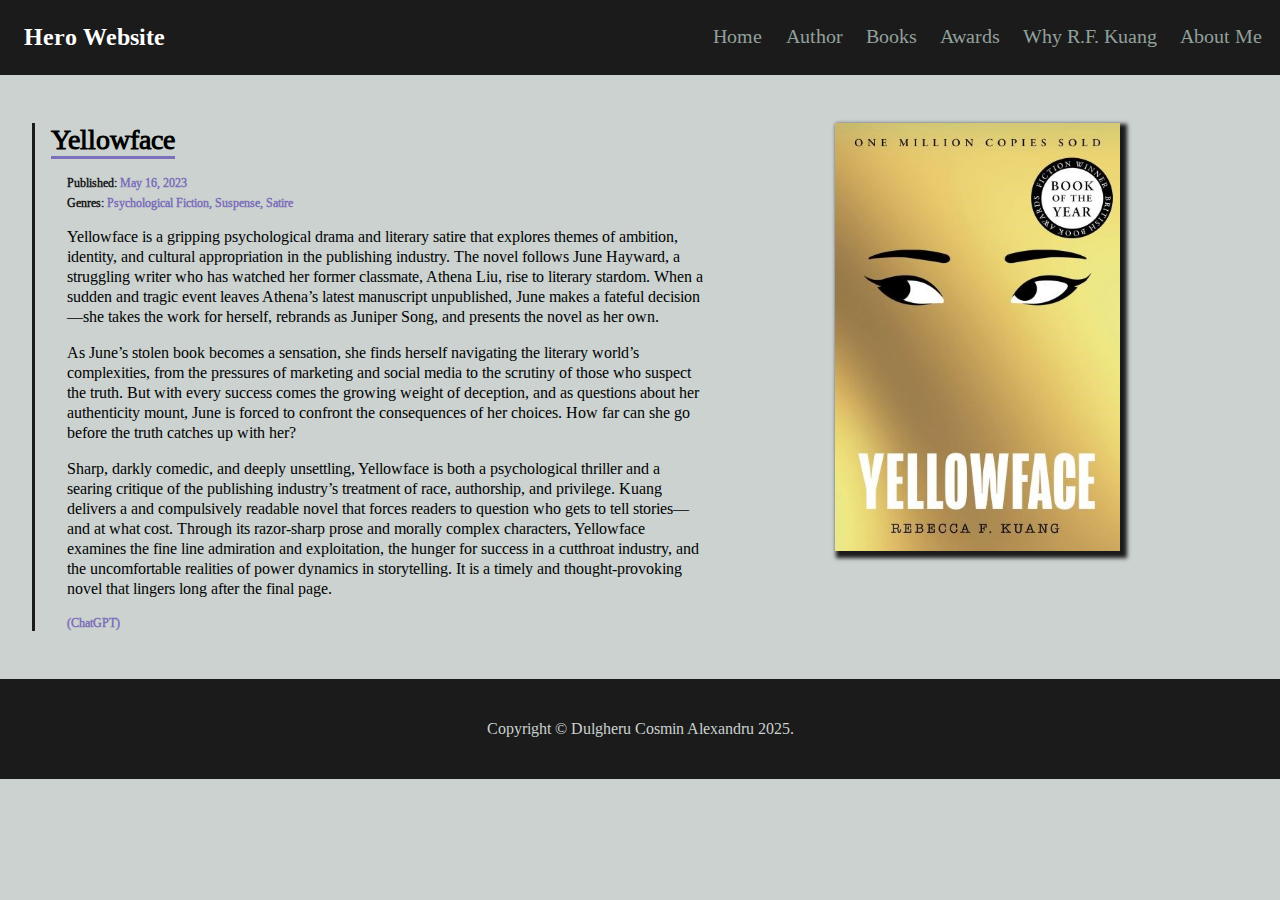
<file: docs/yellowface.html>
<!DOCTYPE html>
<html lang="en">
<head>
    <meta charset="UTF-8">
    <title>Yellowface ‒ Rebecca F. Kuang</title>
    <link href="book.css" rel="stylesheet">
</head>
<body>

    <header id="masthead">
        <h1>Hero Website</h1>
        <nav>
            <ul>
                <li><a class="nav-link" href="index.html">Home</a></li>
                <li><a class="nav-link" href="author.html">Author</a></li>
                <li><a class="nav-link" href="index.html#books-section">Books</a></li>
                <li><a class="nav-link" href="awards.html">Awards</a></li>
                <li><a class="nav-link" href="index.html#why-section">Why R.F. Kuang</a></li>
                <li><a class="nav-link" href="personal.html">About Me</a></li>
            </ul>
        </nav>
    </header>

    <main>
        <article>
            <div class="book-content">
                <h1><span class="underline">Yellowface</span></h1>
                <h2 class="publish-heading"><span class="publish-text">Published: </span>May 16, 2023</h2>
                <h2 class="genre-heading"><span class="genre-text">Genres: </span>Psychological Fiction, Suspense, Satire</h2>
                <div class="book-text">
                    <p>Yellowface is a gripping psychological drama and literary satire that explores themes of ambition,
                        identity, and cultural appropriation in the publishing industry. The novel follows June Hayward, a
                        struggling writer who has watched her former classmate, Athena Liu, rise to literary stardom. When
                        a sudden and tragic event leaves Athena’s latest manuscript unpublished, June makes a fateful decision—she
                        takes the work for herself, rebrands as Juniper Song, and presents the novel as her own.
                    </p>
                    <p>
                        As June’s stolen book becomes a sensation, she finds herself navigating the literary world’s complexities,
                        from the pressures of marketing and social media to the scrutiny of those who suspect the truth. But with
                        every success comes the growing weight of deception, and as questions about her authenticity mount,
                        June is forced to confront the consequences of her choices. How far can she go before the truth catches up with her?
                    </p>
                    <p>
                        Sharp, darkly comedic, and deeply unsettling, Yellowface is both a psychological thriller and a searing
                        critique of the publishing industry’s treatment of race, authorship, and privilege. Kuang delivers a
                        and compulsively readable novel that forces readers to question who gets to tell stories—and at what
                        cost. Through its razor-sharp prose and morally complex characters, Yellowface examines the fine line
                        admiration and exploitation, the hunger for success in a cutthroat industry, and the uncomfortable
                        realities of power dynamics in storytelling. It is a timely and thought-provoking novel that lingers
                        long after the final page.
                    </p>
                    <h3>(ChatGPT)</h3>
                </div>
            </div>
            <img class="book-cover" src="../images/yellowface.jpg" alt="The Poppy War">
        </article>
    </main>

    <footer>
        <p>Copyright &copy; Dulgheru Cosmin Alexandru 2025.</p>
    </footer>

</body>
</html>
</file>
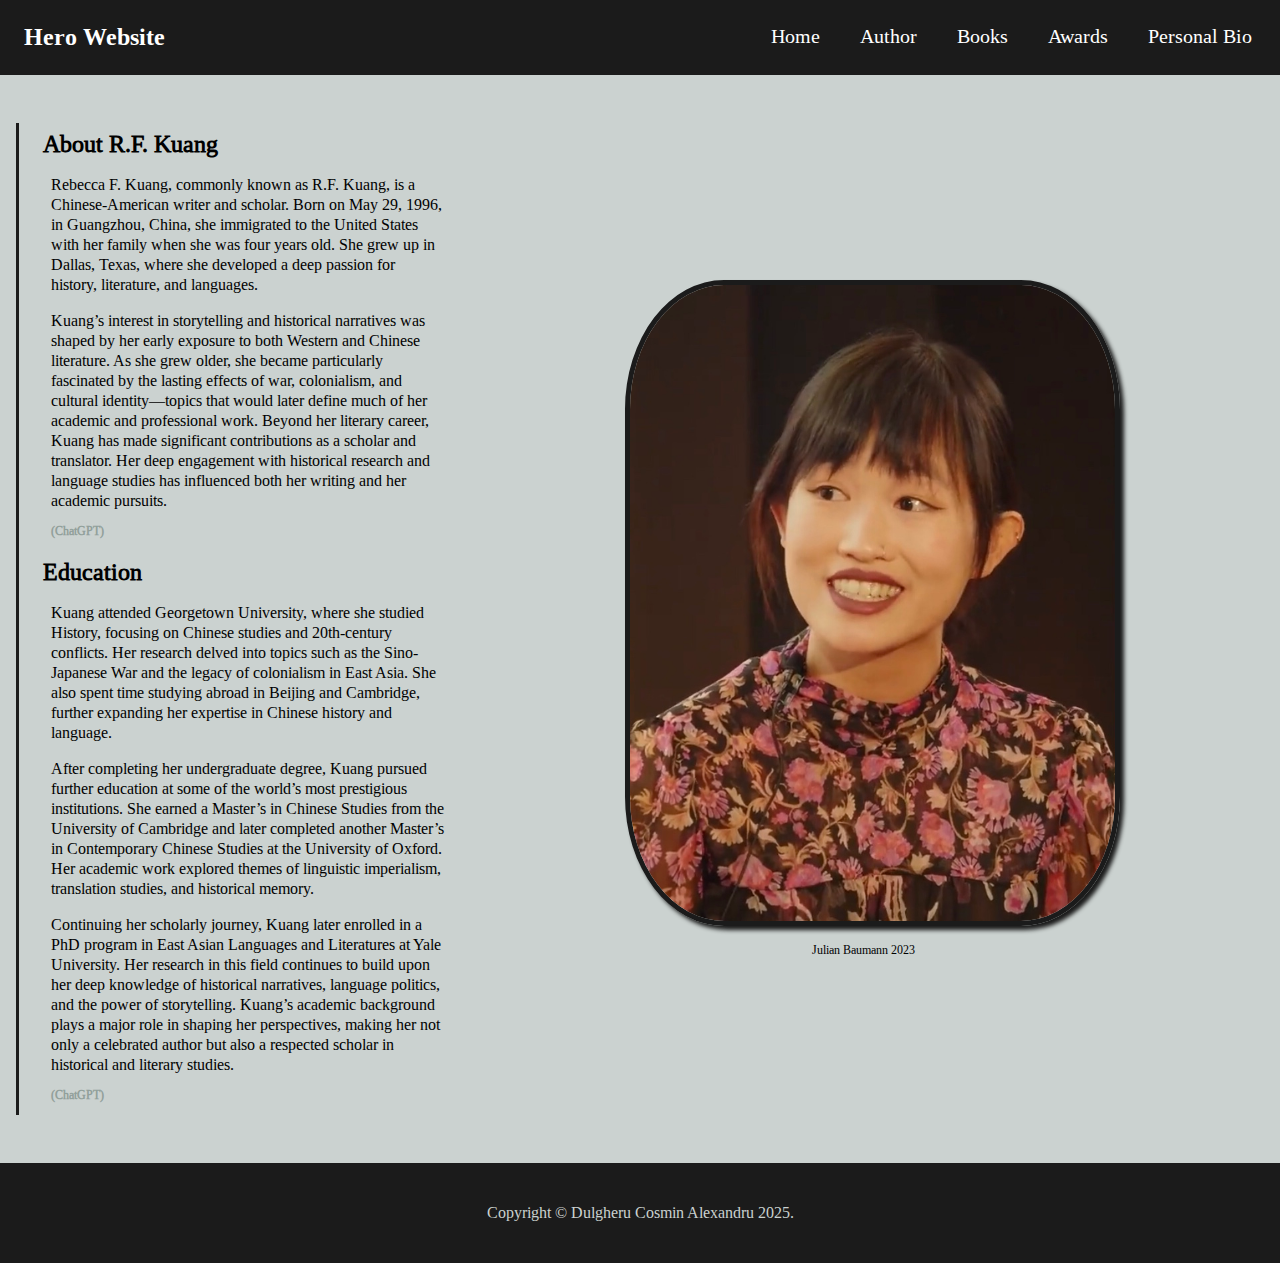
<file: src/author.html>
<!DOCTYPE html>
<html lang="en">
<head>
    <meta charset="UTF-8">
    <title>About ‒‒ Rebecca F. Kuang</title>
    <link rel="stylesheet" href="author.css">
</head>
<body>

    <header id="masthead">
        <h1>Hero Website</h1>
        <nav>
            <ul>
                <li><a href="home.html">Home</a></li>
                <li><a href="author.html">Author</a></li>
                <li><a href="books.html">Books</a></li>
                <li><a href="awards.html">Awards</a></li>
                <li><a href="personal.html">Personal Bio</a></li>
            </ul>
        </nav>
    </header>

    <main>
        <div class="main-container">
            <div class="about-content">
                <h2>About R.F. Kuang</h2>
                <p>
                    Rebecca F. Kuang, commonly known as R.F. Kuang, is a Chinese-American writer and scholar. Born on May 29, 1996,
                    in Guangzhou, China, she immigrated to the United States with her family when she was four years old. She
                    grew up in Dallas, Texas, where she developed a deep passion for history, literature, and languages.
                </p>
                <p>
                    Kuang’s interest in storytelling and historical narratives was shaped by her early exposure to both Western
                    and Chinese literature. As she grew older, she became particularly fascinated by the lasting effects of war,
                    colonialism, and cultural identity—topics that would later define much of her academic and professional work.

                    Beyond her literary career, Kuang has made significant contributions as a scholar and translator. Her deep
                    engagement with historical research and language studies has influenced both her writing and her academic pursuits.
                </p>
                <h3>(ChatGPT)</h3>

                <h2>Education</h2>
                <p>
                    Kuang attended Georgetown University, where she studied History, focusing on Chinese studies and 20th-century
                    conflicts. Her research delved into topics such as the Sino-Japanese War and the legacy of colonialism in
                    East Asia. She also spent time studying abroad in Beijing and Cambridge, further expanding her expertise in
                    Chinese history and language.

                </p>
                <p>
                    After completing her undergraduate degree, Kuang pursued further education at some of the world’s most prestigious
                    institutions. She earned a Master’s in Chinese Studies from the University of Cambridge and later completed
                    another Master’s in Contemporary Chinese Studies at the University of Oxford. Her academic work explored themes of
                    linguistic imperialism, translation studies, and historical memory.

                </p>
                <p>
                    Continuing her scholarly journey, Kuang later enrolled in a PhD program in East Asian Languages and Literatures
                    at Yale University. Her research in this field continues to build upon her deep knowledge of historical narratives,
                    language politics, and the power of storytelling.

                    Kuang’s academic background plays a major role in shaping her perspectives, making her not only a celebrated
                    author but also a respected scholar in historical and literary studies.
                </p>
                <h3>(ChatGPT)</h3>
            </div>

            <div class="img-container">
                <img src="/images/rf-kuang-3.jpg" alt="Kuang">
                <p>Julian Baumann 2023</p>
            </div>
        </div>
    </main>

    <footer>
        <p>Copyright &copy; Dulgheru Cosmin Alexandru 2025.</p>
    </footer>

</body>
</html>
</file>
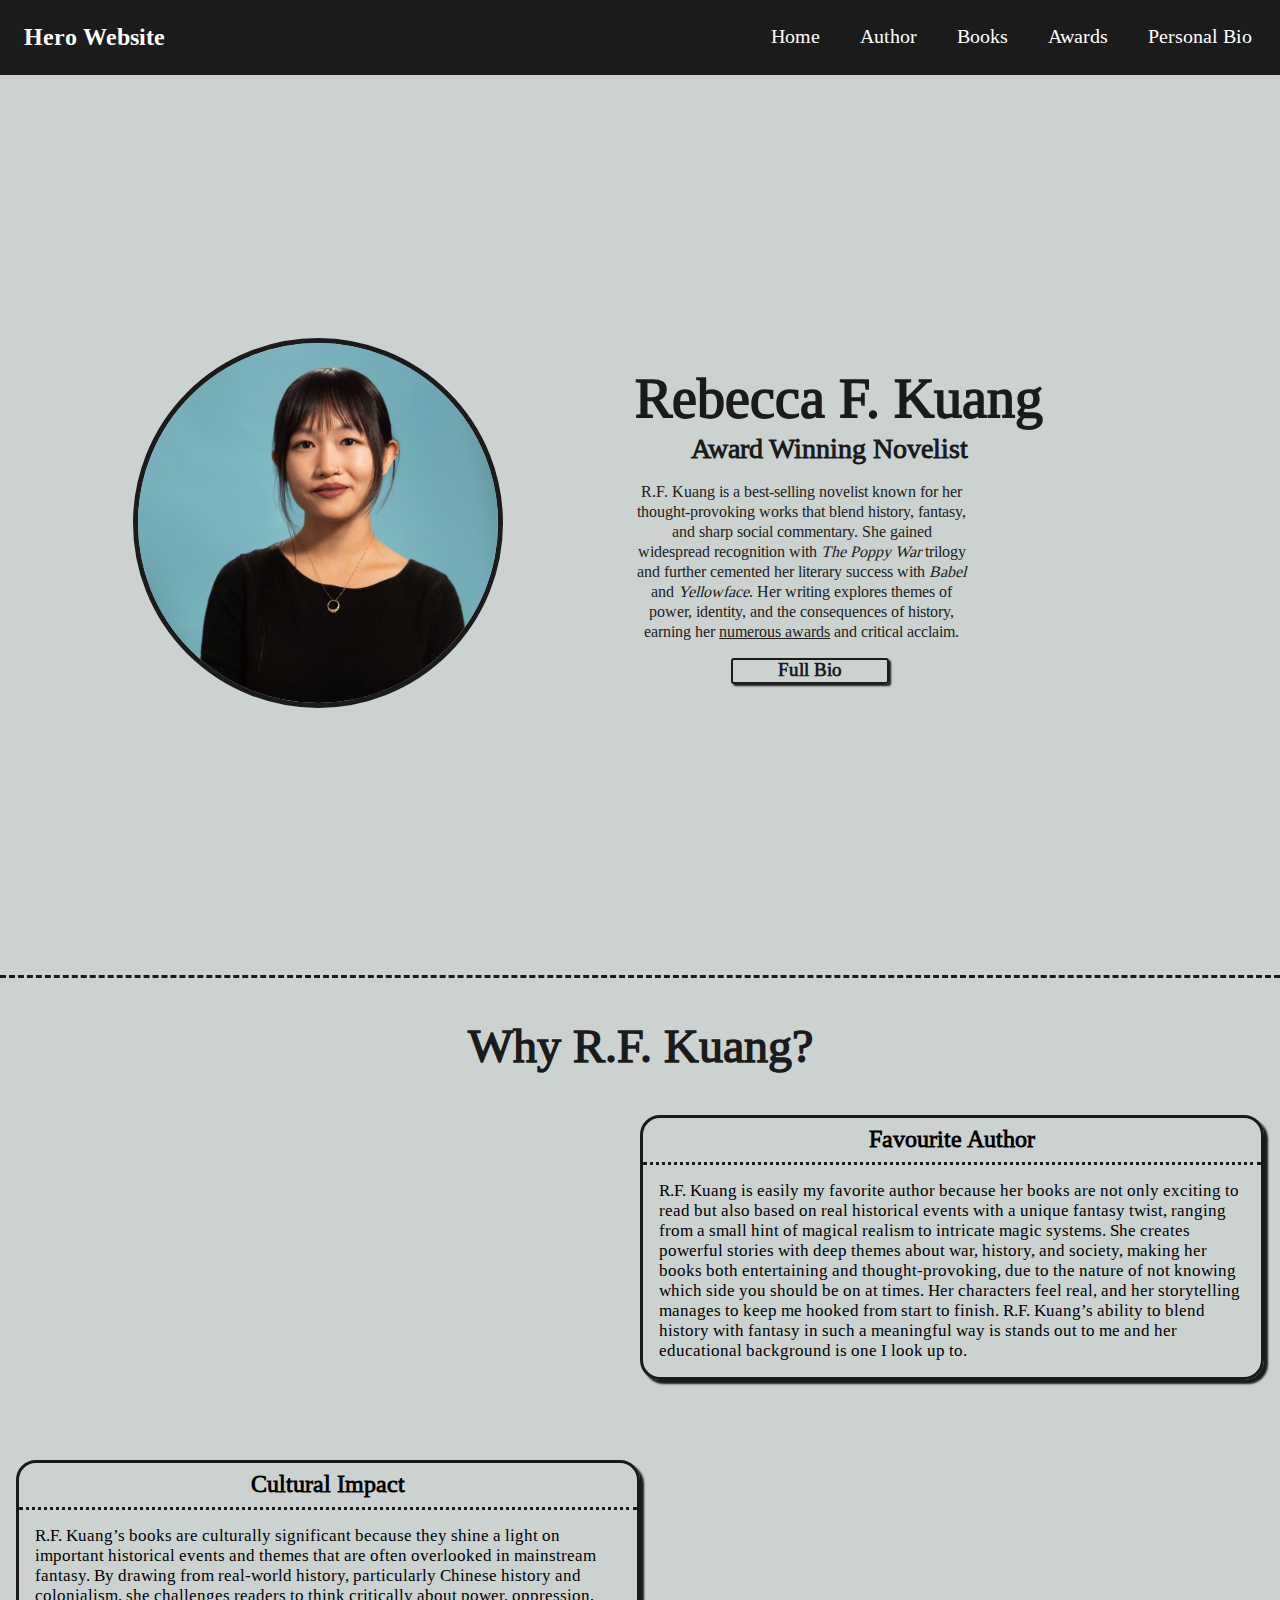
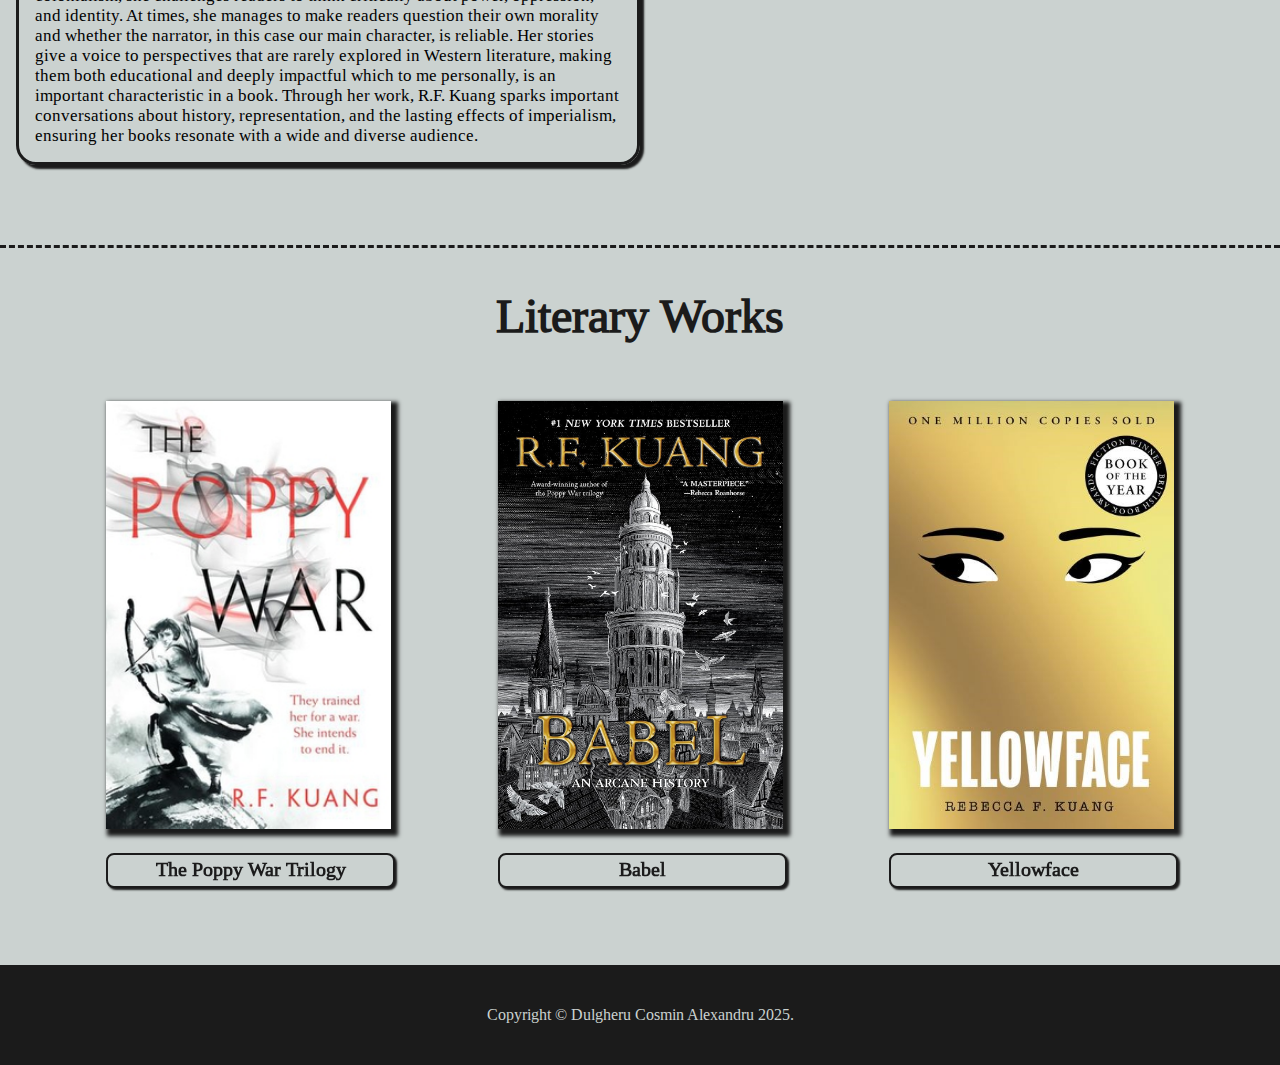
<file: src/home.html>
<!DOCTYPE html>
    <html lang="en">
<head>
    <meta charset="UTF-8">
    <title>Home ‒‒ Rebecca F. Kuang</title>
    <link href="style.css" rel="stylesheet">
</head>
<body>

    <header id="masthead">
        <h1>Hero Website</h1>
        <nav>
            <ul>
                <li><a href="home.html">Home</a></li>
                <li><a href="author.html">Author</a></li>
                <li><a href="books.html">Books</a></li>
                <li><a href="awards.html">Awards</a></li>
                <li><a href="personal.html">Personal Bio</a></li>
            </ul>
        </nav>
    </header>

    <main>
        <div class="author-image">
            <img src="../images/rf-kuang.jpg" alt="hero image">
        </div>
        <div class="author-content">
            <h1>Rebecca F. Kuang</h1>
            <h2>Award Winning Novelist</h2>
            <p>R.F. Kuang is a best-selling novelist known for her thought-provoking works that blend history, fantasy,
                and sharp social commentary. She gained widespread recognition with <span><a href="tpw.html">The Poppy War</a></span> trilogy and further
                cemented her literary success with <span><a href="babel.html">Babel</a></span> and <span><a href="yellowface.html">Yellowface</a></span>. Her writing explores themes of power, identity,
                and the consequences of history, earning her <span id="awards-text"><a href="awards.html">numerous awards</a></span> and critical acclaim.</p>
            <h3><a href="author.html">Full Bio</a></h3>
        </div>
    </main>

    <section id="inspiration">
        <h1>Why R.F. Kuang?</h1>
        <div id="fav-author">
            <div>
                <h2>Favourite Author</h2>
                <p>
                    R.F. Kuang is easily my favorite author because her books are not only exciting to read but
                    also based on real historical events with a unique fantasy twist, ranging from a small hint of
                    magical realism to intricate magic systems. She creates powerful stories with deep themes about war,
                    history, and society, making her books both entertaining and thought-provoking, due to the nature of
                    not knowing which side you should be on at times. Her characters feel real, and her storytelling
                    manages to keep me hooked from start to finish. R.F. Kuang’s ability to blend history with fantasy in
                    such a meaningful way is stands out to me and her educational background is one I look up to.
                </p>
            </div>
        </div>
        <div id="cultural-impact">
            <div>
                    <h2>Cultural Impact</h2>
                    <p>
                        R.F. Kuang’s books are culturally significant because they shine a light on important historical
                        events and themes that are often overlooked in mainstream fantasy. By drawing from real-world history,
                        particularly Chinese history and colonialism, she challenges readers to think critically about power,
                        oppression, and identity. At times, she manages to make readers question their own morality and whether
                        the narrator, in this case our main character, is reliable. Her stories give a voice to perspectives
                        that are rarely explored in Western literature, making them both educational and deeply impactful
                        which to me personally, is an important characteristic in a book. Through her work, R.F. Kuang sparks
                        important conversations about history, representation, and the lasting effects of imperialism, ensuring her books
                        resonate with a wide and diverse audience.
                    </p>
            </div>
        </div>
    </section>

    <section id="books-section">
        <h1>Literary Works</h1>

        <div class="books">
            <div class="poppy-war">
                <div class="book">
                    <div class="book-inner">
                        <div class="book-cover">
                            <img src="../images/thepoppywar.jpg" height="428px" width="285px" alt="book image">
                        </div>
                        <div class="book-back">
                            <img src="../images/tpw_back.jpg" height="428px" width="285px" alt="book image">
                        </div>
                    </div>
                    <h2><a href="thepoppywar.html">The Poppy War Trilogy</a></h2>
                </div>

            </div>
            <div class="babel">
                <div class="book">
                    <div class="book-inner">
                        <div class="book-cover">
                            <img src="../images/babel.jpg" height="428px" width="285px" alt="book image">
                        </div>
                        <div class="book-back">
                            <img src="../images/babel_back.jpg" height="428px" width="285px" alt="book image">

                        </div>
                    </div>
                    <h2><a href="babel.html">Babel</a></h2>
                </div>
            </div>
            <div class="yellowface">
                <div class="book">
                    <div class="book-inner">
                        <div class="book-cover">
                            <img src="../images/yellowface.jpg" height="428px" width="285px" alt="book image">
                        </div>
                        <div class="book-back">
                            <img src="../images/yellowface_back.jpg" height="428px" width="285px" alt="book image">

                        </div>
                    </div>
                    <h2><a href="yellowface.html">Yellowface</a></h2>
                </div>
            </div>
        </div>
    </section>

    <footer>
        <p>Copyright &copy; Dulgheru Cosmin Alexandru 2025.</p>
    </footer>

</body>

</html>
</file>
<file: docs/home.css>
/* Fonts */
@font-face {
    font-family: 'Tinos Regular';
    src: url("../fonts/Tinos-Regular.ttf");
}

@font-face {
    font-family: 'Tinos Bold';
    src: url("../fonts/Tinos-Bold.ttf");
}

body {
    font-family: 'Tinos Regular', serif;
    background-color: #CBD2D0;
    margin: 0;
    padding: 0;
}

/* Extras */

/* Underline for h1, h2, etc.. */
.underline {
    border-bottom: 4px solid #7D70BA;
}

/* Masthead */
#masthead {
    margin: 0;
    padding: .5rem 0;
    display: flex;
    flex-direction: row;
    justify-content: space-between;
    align-items: center;
    background-color: #1B1B1B;
}

#masthead h1 {
    font-family: 'Tinos Bold', serif;
    padding-left: 1.5rem;
    font-size: 1.5rem;
    color: #fff;
}

/* Navigation */

#masthead nav ul {
    display: flex;
}

#masthead nav ul li {
    list-style: none;
    padding-left: 0.35rem;
    padding-right: 0.35rem;
    margin-right: .75rem;
    font-size: 1.25rem;
}

.nav-link {
    font-style: normal;
    text-decoration: none;
    color: #92a09b;
    position: relative;
}

.nav-link::after {
    content: '';
    height: 2.5px;
    width: 100%;
    background-color: #7D70BA;
    position: absolute;
    left: 0;
    bottom: -5px;
    opacity: 0;
}

.nav-link:hover {
    color: #fff;
}

.nav-link:hover::after {
    opacity: 1;
    transition: all 0.2s;
    pointer-events: none;
}

/* Main */

main {
    margin: 0;
    padding: 0;
    height: 100dvh;
    display: flex;
    flex-direction: row;
    align-items: center;
    justify-content: space-evenly;
    background-image: linear-gradient(to top, #adb8b4, #e4e7e6);
}

main .author-content {
    width: 40%;
}

main .author-content h1 {
    padding: 0;
    margin: 0;
    font-size: 3.5rem;
    text-align: center;
    color: #1b1b1b;
}

main .author-content h2 {
    padding: 1rem 0 0 0;
    margin: 0 3.5rem;
    text-align: center;
    font-size: 1.75rem;
    color: #1b1b1b;
}

main .author-content p {
    font-size: 1.15rem;
    text-align: center;
    color: #1b1b1b;
}

main .author-content p #awards-text a {
    color: #7D70BA;
    font-style: normal;
    text-decoration: underline;
}

main .author-content p a {
    color: #7D70BA;
    text-decoration: none;
    font-style: italic;
}

main .author-content p a:hover {
    text-decoration: underline;
}

/* Full Bio Button */
main .author-content h3 {
    padding: 0;
    color: #1b1b1b;
    text-align: center;
}

main .author-content a {
    color: #1b1b1b;
    text-decoration: none;
}

#bio-button {
    border-bottom: 3px solid #7D70BA;
}

/* Image */
.author-image img {
    height: 360px;
    width: 360px;
    border: 5px solid #1b1B1B;
    border-radius: 50%;
}

/* Books */

#books-section {
    border-top: 6rem solid #1B1B1B;
    padding: 0 0 4rem;
    background-image: linear-gradient(to bottom, #adb8b4, #e4e7e6);
}

#books-section h1 {
    font-size: 3rem;
    color: #1b1b1b;
    padding: 2rem 0;
    margin: 0;
    text-align: center;
}

#books-section .books {
    display: flex;
    flex-direction: row;
    align-items: center;
    justify-content: space-evenly;
}

/* Book Buttons */

#books-section .books h2 {
    margin-top: 2rem;
    padding: .25rem 0;
    font-size: 1.25rem;
    font-style: normal;
    text-align: center;
    color: #1b1b1b;
    border: 2px solid #1B1B1B;
    border-radius: .5rem;
    background-color: #CBD2D0;
    box-shadow: 2px 2px 2px #1B1B1B;
    width: 100%;
}

#books-section .books a {
    text-align: center;
    text-decoration: none;
    color: #1B1B1B;
}

#books-section .books h2:hover {
    font-size: 1.35rem;
    background-color: #7D70BA;
}

/* Book Images */

#books-section .books img {
    box-shadow: 4px 4px 4px 3px #1B1B1B;
}

.book {
    width: 285px;
    height: 428px;
    margin: 1rem auto;
    cursor: pointer;
}

.book-inner {
    position: relative;
    width: 100%;
    height: 100%;
    transition: transform 0.7s;
    transform-style: preserve-3d;
}

.book:hover .book-inner {
    transform: rotateY(180deg);
}

.book-cover, .book-back {
    position: absolute;
    width: 100%;
    height: 100%;
    backface-visibility: hidden;
    display: flex;
    align-items: center;
    justify-content: center;
    border-radius: 0.5rem;
}


.book-back {
    /* background: #8b5cf6; */
    /* color: white; */
    transform: rotateY(180deg);
}

/* Future Projects */

#future-projects {
    display: flex;
    flex-direction: row;
    align-items: center;
    justify-content: space-evenly;
}

.project-content {
    margin-left: 2rem;
    width: 50%;
    border-left: 3px solid #1b1b1b;
}

.project-content h2 {
    font-size: 1.75rem;
    padding-left: 1rem;
    margin: 0;
}

.project-content p {
    margin-top: 1rem;
    font-size: 1rem;
    padding-left: 2rem;
    width: 100%;
}

.project-content h3 {
    padding-bottom: 0;
    margin-bottom: 0;
    padding-left: 2rem;
    font-family: 'Tinos Regular', serif;
    font-size: 0.75rem;
    color: #7D70BA;
}

.project-content .publish-heading {
    font-size: 0.8rem;
    padding-top: 1rem;
    margin-left: 1rem;
    color: #7D70BA;
}

.project-content .genre-heading{
    font-size: 0.8rem;
    padding-top: 0.5rem;
    margin-left: 1rem;
    color: #7D70BA;
}

.project-content .publish-text, .genre-text {
    color: #1b1b1b;
}

.project-image img {
    margin-top: 2rem;
    width: 285px;
    height: 428px;
    cursor: pointer;
    box-shadow: 4px 4px 4px 3px #1B1B1B;
}


/* Why */

#why-section {
    margin: 0;
    padding: 0;
    height: 100%;
    border-top: 6rem solid #1B1B1B;
    background-image: linear-gradient(to bottom, #e4e7e6, #adb8b4);
}

#why-section h1 {
    font-size: 3rem;
    color: #1b1b1b;
    padding: 2rem 0;
    margin: 0;
    text-align: center;
}

#why-section p {
    padding-bottom: 2rem;
    margin: 0;
    justify-self: center;
    text-align: center;
    width: 35%;
}

/* Footer */

footer {
    padding: 0;
    margin: 0;
    background-color: #1B1B1B;
}

footer p {
    text-align: center;
    color: #CBD2D0;
    margin: 0;
    padding: 2.5rem 0;
}

/* Media Queries for Responsive Design */

@media (max-width: 950px) {
    #masthead {
        margin: 0;
        display: flex;
        flex-direction: column;
        justify-content: space-between;
        align-items: center;
        background-color: #1B1B1B;
    }

    #masthead h1 {
        margin-bottom: 0;
    }

    #masthead nav ul {
        display: flex;
        flex-direction: column;
        text-align: center;
        margin-top: 0;
        margin-bottom: 0;
    }

    #masthead nav ul li {
        margin-top: 0.5rem;
        margin-bottom: 0.5rem;
    }

    .nav-link {
        color: #fff;
        border-bottom: 3px solid #7D70BA;
    }

    /* Do not render pseudoelement */
    .nav-link::after {
        content: none;
    }

    main {
        padding: 6rem 0 4rem 0;
        height: 100%;
        display: flex;
        flex-direction: column;
    }

    main .author-content {
        margin-top: 2rem;
        width: 50%;
    }

    #books-section .books {
        flex-direction: column;
    }

    #books-section .book {
        margin-top: 2rem;
    }

    #future-projects {
        flex-direction: column;
        text-align: center;
    }

    .project-content {
        margin-left: 0;
        border: none;
    }

    .project-image img {
        display: block;
        margin-left: auto;
        margin-right: auto;
    }

}
</file>
<file: src/home.css>
/* Fonts */
@font-face {
    font-family: 'Tinos Regular';
    src: url("../fonts/Tinos-Regular.ttf");
}

@font-face {
    font-family: 'Tinos Bold';
    src: url("../fonts/Tinos-Bold.ttf");
}

body {
    font-family: 'Tinos Regular', serif;
    background-color: #CBD2D0;
    margin: 0;
    padding: 0;
}

/* Extras */

/* Underline for h1, h2, etc.. */
.underline {
    border-bottom: 4px solid #7D70BA;
}

/* Masthead */
#masthead {
    margin: 0;
    padding: .5rem 0;
    display: flex;
    flex-direction: row;
    justify-content: space-between;
    align-items: center;
    background-color: #1B1B1B;
}

#masthead h1 {
    font-family: 'Tinos Bold', serif;
    padding-left: 1.5rem;
    font-size: 1.5rem;
    color: #fff;
}

/* Navigation */

#masthead nav ul {
    display: flex;
}

#masthead nav ul li {
    list-style: none;
    padding-left: 0.35rem;
    padding-right: 0.35rem;
    margin-right: .75rem;
    font-size: 1.25rem;
}

.nav-link {
    font-style: normal;
    text-decoration: none;
    color: #92a09b;
    position: relative;
}

.nav-link::after {
    content: '';
    height: 2.5px;
    width: 100%;
    background-color: #7D70BA;
    position: absolute;
    left: 0;
    bottom: -5px;
    opacity: 0;
}

.nav-link:hover {
    color: #fff;
}

.nav-link:hover::after {
    opacity: 1;
    transition: all 0.2s;
    pointer-events: none;
}

/* Main */

main {
    margin: 0;
    padding: 0;
    height: 100dvh;
    display: flex;
    flex-direction: row;
    align-items: center;
    justify-content: space-evenly;
    background-image: linear-gradient(to top, #adb8b4, #e4e7e6);
}

main .author-content {
    width: 40%;
}

main .author-content h1 {
    padding: 0;
    margin: 0;
    font-size: 3.5rem;
    text-align: center;
    color: #1b1b1b;
}

main .author-content h2 {
    padding: 1rem 0 0 0;
    margin: 0 3.5rem;
    text-align: center;
    font-size: 1.75rem;
    color: #1b1b1b;
}

main .author-content p {
    font-size: 1.15rem;
    text-align: center;
    color: #1b1b1b;
}

main .author-content p #awards-text a {
    color: #7D70BA;
    font-style: normal;
    text-decoration: underline;
}

main .author-content p a {
    color: #7D70BA;
    text-decoration: none;
    font-style: italic;
}

main .author-content p a:hover {
    text-decoration: underline;
}

/* Full Bio Button */
main .author-content h3 {
    padding: 0;
    color: #1b1b1b;
    text-align: center;
}

main .author-content a {
    color: #1b1b1b;
    text-decoration: none;
}

#bio-button {
    border-bottom: 3px solid #7D70BA;
}

/* Image */
.author-image img {
    height: 360px;
    width: 360px;
    border: 5px solid #1b1B1B;
    border-radius: 50%;
}

/* Books */

#books-section {
    border-top: 6rem solid #1B1B1B;
    padding: 0 0 4rem;
    background-image: linear-gradient(to bottom, #adb8b4, #e4e7e6);
}

#books-section h1 {
    font-size: 3rem;
    color: #1b1b1b;
    padding: 2rem 0;
    margin: 0;
    text-align: center;
}

#books-section .books {
    display: flex;
    flex-direction: row;
    align-items: center;
    justify-content: space-evenly;
}

/* Book Buttons */

#books-section .books h2 {
    margin-top: 2rem;
    padding: .25rem 0;
    font-size: 1.25rem;
    font-style: normal;
    text-align: center;
    color: #1b1b1b;
    border: 2px solid #1B1B1B;
    border-radius: .5rem;
    background-color: #CBD2D0;
    box-shadow: 2px 2px 2px #1B1B1B;
    width: 100%;
}

#books-section .books a {
    text-align: center;
    text-decoration: none;
    color: #1B1B1B;
}

#books-section .books h2:hover {
    font-size: 1.35rem;
    background-color: #7D70BA;
}

/* Book Images */

#books-section .books img {
    box-shadow: 4px 4px 4px 3px #1B1B1B;
}

.book {
    width: 285px;
    height: 428px;
    margin: 1rem auto;
    cursor: pointer;
}

.book-inner {
    position: relative;
    width: 100%;
    height: 100%;
    transition: transform 0.7s;
    transform-style: preserve-3d;
}

.book:hover .book-inner {
    transform: rotateY(180deg);
}

.book-cover, .book-back {
    position: absolute;
    width: 100%;
    height: 100%;
    backface-visibility: hidden;
    display: flex;
    align-items: center;
    justify-content: center;
    border-radius: 0.5rem;
}


.book-back {
    /* background: #8b5cf6; */
    /* color: white; */
    transform: rotateY(180deg);
}

/* Future Projects */

#future-projects {
    display: flex;
    flex-direction: row;
    align-items: center;
    justify-content: space-evenly;
}

.project-content {
    margin-left: 2rem;
    width: 50%;
    border-left: 3px solid #1b1b1b;
}

.project-content h2 {
    font-size: 1.75rem;
    padding-left: 1rem;
    margin: 0;
}

.project-content p {
    margin-top: 1rem;
    font-size: 1rem;
    padding-left: 2rem;
    width: 100%;
}

.project-content h3 {
    padding-bottom: 0;
    margin-bottom: 0;
    padding-left: 2rem;
    font-family: 'Tinos Regular', serif;
    font-size: 0.75rem;
    color: #7D70BA;
}

.project-content .publish-heading {
    font-size: 0.8rem;
    padding-top: 1rem;
    margin-left: 1rem;
    color: #7D70BA;
}

.project-content .genre-heading{
    font-size: 0.8rem;
    padding-top: 0.5rem;
    margin-left: 1rem;
    color: #7D70BA;
}

.project-content .publish-text, .genre-text {
    color: #1b1b1b;
}

.project-image img {
    margin-top: 2rem;
    width: 285px;
    height: 428px;
    cursor: pointer;
    box-shadow: 4px 4px 4px 3px #1B1B1B;
}


/* Why */

#why-section {
    margin: 0;
    padding: 0;
    height: 100%;
    border-top: 6rem solid #1B1B1B;
    background-image: linear-gradient(to bottom, #e4e7e6, #adb8b4);
}

#why-section h1 {
    font-size: 3rem;
    color: #1b1b1b;
    padding: 2rem 0;
    margin: 0;
    text-align: center;
}

#why-section p {
    padding-bottom: 2rem;
    margin: 0;
    justify-self: center;
    text-align: center;
    width: 35%;
}

/* Footer */

footer {
    padding: 0;
    margin: 0;
    background-color: #1B1B1B;
}

footer p {
    text-align: center;
    color: #CBD2D0;
    margin: 0;
    padding: 2.5rem 0;
}

/* Media Queries for Responsive Design */

@media (max-width: 950px) {
    #masthead {
        margin: 0;
        display: flex;
        flex-direction: column;
        justify-content: space-between;
        align-items: center;
        background-color: #1B1B1B;
    }

    #masthead h1 {
        margin-bottom: 0;
    }

    #masthead nav ul {
        display: flex;
        flex-direction: column;
        text-align: center;
        margin-top: 0;
        margin-bottom: 0;
    }

    #masthead nav ul li {
        margin-top: 0.5rem;
        margin-bottom: 0.5rem;
    }

    .nav-link {
        color: #fff;
        border-bottom: 3px solid #7D70BA;
    }

    /* Do not render pseudoelement */
    .nav-link::after {
        content: none;
    }

    main {
        padding: 6rem 0 4rem 0;
        height: 100%;
        display: flex;
        flex-direction: column;
    }

    main .author-content {
        margin-top: 2rem;
        width: 50%;
    }

    #books-section .books {
        flex-direction: column;
    }

    #books-section .book {
        margin-top: 2rem;
    }

    #future-projects {
        flex-direction: column;
        text-align: center;
    }

    .project-content {
        margin-left: 0;
        border: none;
    }

    .project-image img {
        display: block;
        margin-left: auto;
        margin-right: auto;
    }

}
</file>
<file: docs/author.css>
/* Fonts */
@font-face {
    font-family: 'Tinos Regular';
    src: url("../fonts/Tinos-Regular.ttf");
}

@font-face {
    font-family: 'Tinos Bold';
    src: url("../fonts/Tinos-Bold.ttf");
}

body {
    font-family: 'Tinos Regular', serif;
    background-color: #CBD2D0;
    margin: 0;
    padding: 0 0;
}

/* Extras */

/* Underline for h1, h2, etc.. */
.underline {
    border-bottom: 3px solid #7D70BA;
}

/* Masthead */

#masthead {
    margin: 0;
    padding: .5rem 0;
    display: flex;
    flex-direction: row;
    justify-content: space-between;
    align-items: center;
    background-color: #1B1B1B;
}

#masthead h1 {
    font-family: 'Tinos Bold', serif;
    padding-left: 1.5rem;
    font-size: 1.5rem;
    color: #fff;
}

/* Navigation */

#masthead nav ul {
    display: flex;
}

#masthead nav ul li {
    list-style: none;
    padding-left: 0.35rem;
    padding-right: 0.35rem;
    margin-right: .75rem;
    font-size: 1.25rem;
}

.nav-link {
    font-style: normal;
    text-decoration: none;
    color: #92a09b;
    position: relative;
}


.nav-link::after {
    content: '';
    height: 2.5px;
    width: 100%;
    background-color: #7D70BA;
    position: absolute;
    left: 0;
    bottom: -5px;
    opacity: 0;
}

.nav-link:hover {
    color: #fff;
}

.nav-link:hover::after {
    opacity: 1;
    transition: all 0.2s;
    pointer-events: none;
}

/* Main */

main {
    margin: 0 0;
    padding: 3rem 0;
    height: 100%;
    background-image: linear-gradient(to top, #c8d0ce, #e4e7e6);
}

main article {
    margin-left: 2rem;
    margin-bottom: 2rem;
    border-left: 3px solid #1b1b1b;
}

main h1 {
    padding-left: 1rem;
    font-family: 'Tinos Regular', serif;
}

main h2 {
    margin-top: .5rem;
    margin-bottom: 0;
    padding: 0 0 0 1.5rem;
    font-family: 'Tinos Regular', serif;
}

main p {
    margin: 1rem 0 0;
    padding-left: 2rem;
    font-family: 'Tinos Regular', serif;
    width: 50%;
}

main h3 {
    padding-left: 2rem;
    font-family: 'Tinos Regular', serif;
    font-size: 0.75rem;
    color: #7D70BA;
}

/* Footer */

footer {
    padding: 0;
    margin-top: 0;
    background-color: #1B1B1B;
}

footer p {
    text-align: center;
    color: #CBD2D0;
    margin: 0;
    padding: 2.5rem 0;
}

/* Media Queries */

@media (max-width: 880px) {
    #masthead {
        flex-direction: column;
    }

    #masthead h1 {
        margin-bottom: 0;
    }

    #masthead nav ul {
        flex-direction: column;
        text-align: center;
        margin-top: 0;
        margin-bottom: 0;
    }

    #masthead nav ul li {
        margin-top: 0.5rem;
        margin-bottom: 0.5rem;
    }

    .nav-link {
        color: #fff;
        border-bottom: 3px solid #7D70BA;
    }

    /* Do not render pseudoelement */
    .nav-link::after {
        content: none;
    }

    .main p {
        width: 100%;
    }

}
</file>
<file: docs/awards.css>
/* Fonts */
@font-face {
    font-family: 'Tinos Regular';
    src: url("../fonts/Tinos-Regular.ttf");
}

@font-face {
    font-family: 'Tinos Bold';
    src: url("../fonts/Tinos-Bold.ttf");
}

body {
    font-family: 'Tinos Regular', serif;
    background-color: #CBD2D0;
    margin: 0;
    padding: 0 0;
}

/* Extras */

/* Underline for h1, h2, etc.. */
.underline {
    border-bottom: 3px solid #7D70BA;
}

/* Masthead */

#masthead {
    margin: 0;
    padding: .5rem 0;
    display: flex;
    flex-direction: row;
    justify-content: space-between;
    align-items: center;
    background-color: #1B1B1B;
}

#masthead h1 {
    font-family: 'Tinos Bold', serif;
    padding-left: 1.5rem;
    font-size: 1.5rem;
    color: #fff;
}

/* Navigation */

#masthead nav ul {
    display: flex;
}

#masthead nav ul li {
    list-style: none;
    padding-left: 0.35rem;
    padding-right: 0.35rem;
    margin-right: .75rem;
    font-size: 1.25rem;
}

.nav-link {
    font-style: normal;
    text-decoration: none;
    color: #92a09b;
    position: relative;
}


.nav-link::after {
    content: '';
    height: 2.5px;
    width: 100%;
    background-color: #7D70BA;
    position: absolute;
    left: 0;
    bottom: -5px;
    opacity: 0;
}

.nav-link:hover {
    color: #fff;
}

.nav-link:hover::after {
    opacity: 1;
    transition: all 0.2s;
    pointer-events: none;
}

/* Main */

main {
    margin: 0 0;
    padding: 1rem 0;
    height: 100%;
    display: flex;
    flex-direction: row;
    justify-content: space-between;
    align-items: center;
    background-image: linear-gradient(to top, #c8d0ce, #e4e7e6);
}

main h1 {
    font-size: 1.75rem;
    padding-left: 1rem;
    margin: 0;
}

main p {
    margin-top: 1rem;
    font-size: 1rem;
    padding-left: 2rem;
    width: 100%;
}

main h2 {
    padding: 0 0 0 2rem;
    font-size: 0.75rem;
    margin-top: 1rem;
    color: #7D70BA;
}

main h2 .publish-text {
    color: #1b1b1b;
}

main h3 {
    padding-left: 2rem;
    font-family: 'Tinos Regular', serif;
    font-size: 0.75rem;
    color: #7D70BA;
}

main article {
    margin: 2rem;
    width: 100%;
    border-left: 3px solid #1b1b1b;
}

main article ul li a {
    text-decoration: none;
    color: #1b1b1b;
}

main article ul li a:hover {
    text-decoration: none;
    font-weight: 600;
    border-bottom: 2px solid #7D70BA;
}

main .main-container {
    margin: 0;
    padding: 0;
}

main .img-container img {
    margin: 0 5rem;
    width: 480px;
    height: 480px;
    border: 5px solid #1b1b1b;
    border-radius: 50%;
}

.year {
    font-size: .75rem;
    color: #7D70BA;
}

/* Footer */

footer {
    padding: 0;
    margin-top: 0;
    background-color: #1B1B1B;
}

footer p {
    text-align: center;
    color: #CBD2D0;
    margin: 0;
    padding: 2.5rem 0;
}

/* Media Queries */

@media (max-width: 900px) {

    #masthead {
        flex-direction: column;
    }

    #masthead h1 {
        margin-bottom: 0;
    }

    #masthead nav ul {
        flex-direction: column;
        text-align: center;
        margin-top: 0;
        margin-bottom: 0;
    }

    #masthead nav ul li {
        margin-top: 0.5rem;
        margin-bottom: 0.5rem;
    }

    .nav-link {
        color: #fff;
        border-bottom: 3px solid #7D70BA;
    }

    /* Do not render pseudoelement */
    .nav-link::after {
        content: none;
    }

    main {
        padding: 4rem 0 2rem 0;
        flex-direction: column-reverse;
    }

    main article {
        margin: 2rem 0;
        border: none;
        text-align: center;
    }

    main article ul {
        list-style: none;
    }

    main article ul li a {
        text-decoration: none;
        font-weight: 600;
        border-bottom: 2px solid #7D70BA;
    }
}
</file>
<file: docs/book.css>
/* Fonts */
@font-face {
    font-family: 'Tinos Regular';
    src: url("../fonts/Tinos-Regular.ttf");
}

@font-face {
    font-family: 'Tinos Bold';
    src: url("../fonts/Tinos-Bold.ttf");
}

body {
    font-family: 'Tinos Regular', serif;
    background-color: #CBD2D0;
    margin: 0;
    padding: 0 0;
}

/* Extras */

/* Underline for h1, h2, etc.. */
.underline {
    border-bottom: 3px solid #7D70BA;
}

/* Masthead */

#masthead {
    margin: 0;
    padding: .5rem 0;
    display: flex;
    flex-direction: row;
    justify-content: space-between;
    align-items: center;
    background-color: #1B1B1B;
}

#masthead h1 {
    font-family: 'Tinos Bold', serif;
    padding-left: 1.5rem;
    font-size: 1.5rem;
    color: #fff;
}

/* Navigation */

#masthead nav ul {
    display: flex;
}

#masthead nav ul li {
    list-style: none;
    padding-left: 0.35rem;
    padding-right: 0.35rem;
    margin-right: .75rem;
    font-size: 1.25rem;
}

.nav-link {
    font-style: normal;
    text-decoration: none;
    color: #92a09b;
    position: relative;
}


.nav-link::after {
    content: '';
    height: 2.5px;
    width: 100%;
    background-color: #7D70BA;
    position: absolute;
    left: 0;
    bottom: -5px;
    opacity: 0;
}

.nav-link:hover {
    color: #fff;
}

.nav-link:hover::after {
    opacity: 1;
    transition: all 0.2s;
    pointer-events: none;
}

/* Main */

main {
    margin: 1rem 0;
    height: 100%;
}

main h1 {
    font-size: 1.75rem;
    padding-left: 1rem;
    margin: 0;
}

main p {
    margin-top: 1rem;
    font-size: 1rem;
    padding-left: 2rem;
}

main h2 {
    padding-left: 2rem;
    font-size: 0.75rem;
    color: #7D70BA;
}

main h2 .publish-text {
    color: #1b1b1b;
}

.publish-heading {
    padding-top: 0.5rem;
    margin-bottom: 0;
}

.genre-heading {
    padding-top: 0.25rem;
    margin-top: 0;
}

main h2 .genre-text {
    color: #1b1b1b;
}

main h3 {
    padding-bottom: 0;
    margin-bottom: 0;
    padding-left: 2rem;
    font-family: 'Tinos Regular', serif;
    font-size: 0.75rem;
    color: #7D70BA;
}

main article {
    display: flex;
    flex-direction: row;
    justify-content: space-evenly;
}

.book-content {
    margin-top: 2rem;
    margin-left: 2rem;
    margin-bottom: 2rem;
    width: 50%;
    border-left: 3px solid #1b1b1b;
}

.book-content p {
    width: 100%;
}

#book-content {
    padding-left: 5rem;
    border-left: 3px solid #1b1B1B;
}

.book-cover {
    width: 285px;
    height: 428px;
    margin: 2rem auto 2.5rem;
    box-shadow: 4px 4px 4px 3px #1B1B1B;
}

/* Footer */

footer {
    padding: 0;
    margin-top: 0;
    background-color: #1B1B1B;
}

footer p {
    text-align: center;
    color: #CBD2D0;
    margin: 0;
    padding: 2.5rem 0;
}

/* Media Queries */

@media (max-width: 880px) {
    #masthead {
        flex-direction: column;
    }

    #masthead h1 {
        margin-bottom: 0;
    }

    #masthead nav ul {
        flex-direction: column;
        text-align: center;
        margin-top: 0;
        margin-bottom: 0;
    }

    #masthead nav ul li {
        margin-top: 0.5rem;
        margin-bottom: 0.5rem;
    }

    .nav-link {
        color: #fff;
        border-bottom: 3px solid #7D70BA;
    }

    /* Do not render pseudoelement */
    .nav-link::after {
        content: none;
    }

    main article {
        flex-direction: column;
    }

    .book-content {
        margin: 2rem 0 0;
        width: 100%;
        text-align: center;
        border: none;

    }

    .book-content .book {
        display: block;
        margin-left: auto;
        margin-right: auto;
    }

    .book-content p {
        padding: 0;
    }

    .book-content .book-text {
        text-align: center;
        width: 80%;
        margin: auto;
    }
}
</file>
<file: docs/personal.css>
/* Fonts */
@font-face {
    font-family: 'Tinos Regular';
    src: url("../fonts/Tinos-Regular.ttf");
}

@font-face {
    font-family: 'Tinos Bold';
    src: url("../fonts/Tinos-Bold.ttf");
}

body {
    font-family: 'Tinos Regular', serif;
    background-color: #CBD2D0;
    margin: 0;
    padding: 0 0;
}

/* Extras */

/* Underline for h1, h2, etc.. */
.underline {
    border-bottom: 3px solid #7D70BA;
}

/* Masthead */

#masthead {
    margin: 0;
    padding: .5rem 0;
    display: flex;
    flex-direction: row;
    justify-content: space-between;
    align-items: center;
    background-color: #1B1B1B;
}

#masthead h1 {
    font-family: 'Tinos Bold', serif;
    padding-left: 1.5rem;
    font-size: 1.5rem;
    color: #fff;
}

/* Navigation */

#masthead nav ul {
    display: flex;
}

#masthead nav ul li {
    list-style: none;
    padding-left: 0.35rem;
    padding-right: 0.35rem;
    margin-right: .75rem;
    font-size: 1.25rem;
}

.nav-link {
    font-style: normal;
    text-decoration: none;
    color: #92a09b;
    position: relative;
}


.nav-link::after {
    content: '';
    height: 2.5px;
    width: 100%;
    background-color: #7D70BA;
    position: absolute;
    left: 0;
    bottom: -5px;
    opacity: 0;
}

.nav-link:hover {
    color: #fff;
}

.nav-link:hover::after {
    opacity: 1;
    transition: all 0.2s;
    pointer-events: none;
}

/* Main  */

main {
    margin: 0 0;
    padding: 3rem 0;
    height: 100%;
    background-image: linear-gradient(to top, #c8d0ce, #e4e7e6);
}

main .about-content {
    display: flex;
    flex-direction: column;
    margin-left: 1rem;
    border-left: 3px solid #1b1B1B;
    height: 100%;
}

main .main-container {
    display: flex;
    flex-direction: row;
}

main h1 {
    padding-left: 1rem;
    font-family: 'Tinos Regular', serif;
}

main h2 {
    margin-top: .5rem;
    margin-bottom: 0;
    padding: 0 0 0 1.5rem;
    font-family: 'Tinos Regular', serif;
}

main p {
    margin: 1rem 0 0;
    padding-left: 2rem;
    font-family: 'Tinos Regular', serif;
    width: 65%;
}

main h3 {
    padding-left: 2rem;
    font-family: 'Tinos Regular', serif;
    font-size: 0.75rem;
    color: #7D70BA;
}

/* Author Image */

main .img-container {
    display: flex;
    flex-direction: column;
    justify-content: center;
    align-items: center;
}

main img {
    margin-right: 10rem;
    width: 285px; /* 728x954 */
    height: 506px; /* */
    border: 5px solid #1b1B1B;
    border-radius: 10%;
    box-shadow: 4px 4px 4px #1b1b1b;
}

main .img-container p {
    font-size: 0.75rem;
    padding-left: 9rem;
}

/* Footer */

footer {
    padding: 0;
    margin-top: 0;
    background-color: #1B1B1B;
}

footer p {
    text-align: center;
    color: #CBD2D0;
    margin: 0;
    padding: 2.5rem 0;
}

/* Media Queries */

@media (max-width: 900px) {

    #masthead {
        flex-direction: column;
    }

    #masthead h1 {
        margin-bottom: 0;
    }

    #masthead nav ul {
        flex-direction: column;
        text-align: center;
        margin-top: 0;
        margin-bottom: 0;
    }

    #masthead nav ul li {
        margin-top: 0.5rem;
        margin-bottom: 0.5rem;
    }

    .nav-link {
        color: #fff;
        border-bottom: 3px solid #7D70BA;
    }

    /* Do not render pseudoelement */
    .nav-link::after {
        content: none;
    }

    main .main-container {
        display: flex;
        flex-direction: column;
    }

    main .about-content {
        border: none;
        text-align: center;
    }

    main p {
        padding: 0;
        width: 100%;
    }

    main .text {
        text-align: center;
        margin: auto;
        width: 80%;
    }

    main .img-container {
        margin-top: 4rem;
    }

    main .img-container img {
        display: block;
        margin-left: auto;
        margin-right: auto;
    }

}
</file>
<file: src/author.css>
/* Fonts */
@font-face {
    font-family: 'Tinos Regular';
    src: url("../fonts/Tinos-Regular.ttf");
}

@font-face {
    font-family: 'Tinos Bold';
    src: url("../fonts/Tinos-Bold.ttf");
}

@font-face {
    font-family: 'Tinos Italic';
    src: url("../fonts/Tinos-Italic.ttf");
}

body {
    font-family: 'Tinos Regular', serif;
    background-color: #CBD2D0;
    margin: 0;
    padding: 0 0;
}

/* Main */

main {
    margin: 3rem 0;
    padding: 0;
    height: 100%;
}

main .about-content {
    display: flex;
    flex-direction: column;
    margin-left: 1rem;
    border-left: 3px solid #1b1B1B;
}

main .main-container {
    display: flex;
    flex-direction: row;
}

main h1 {
    padding-left: 1rem;
    font-family: 'Tinos Regular', serif;
}

main h2 {
    margin-top: .5rem;
    margin-bottom: 0;
    padding: 0 0 0 1.5rem;
    font-family: 'Tinos Regular', serif;
}

main p {
    margin: 1rem 0 0;
    padding-left: 2rem;
    font-family: 'Tinos Regular', serif;
    width: 65%;
}

main h3 {
    padding-left: 2rem;
    font-family: 'Tinos Regular', serif;
    font-size: 0.75rem;
    color: #92a09b;
}

/* Author Image */

main .img-container {
    display: flex;
    flex-direction: column;
    justify-content: center;
    align-items: center;
}

main img {
    margin-right: 10rem;
    width: 485px; /* 728x954 */
    height: 636px;
    border: 5px solid #1b1B1B;
    border-radius: 20%;
    box-shadow: 4px 4px 4px #1b1b1b;
}

main .img-container p {
    font-size: 0.75rem;
    padding-left: 9rem;
}

/* Masthead */
#masthead {
    margin: 0;
    padding: .5rem 0;
    display: flex;
    flex-direction: row;
    justify-content: space-between;
    align-items: center;
    background-color: #1B1B1B;
}

#masthead h1 {
    font-family: 'Tinos Bold', serif;
    padding-left: 1.5rem;
    font-size: 1.5rem;
    color: #fff;
}

/* Navigation */

#masthead nav ul {
    display: flex;
}

#masthead nav ul li {
    list-style: none;
    padding-left: 0.75rem;
    padding-right: 0.75rem;
    margin-right: 1rem;
    font-size: 1.25rem;
}

#masthead nav ul li a {
    font-style: normal;
    text-decoration: none;
    color: #fff;
}

#masthead nav ul li a:hover {
    color: #CBD2D0;
    text-decoration: underline;
}

/* Footer */

footer {
    padding: 0;
    margin-top: 0;
    background-color: #1B1B1B;
}

footer p {
    text-align: center;
    color: #CBD2D0;
    margin: 0;
    padding: 2.5rem 0;
}
</file>
<file: src/style.css>
/* Fonts */
@font-face {
    font-family: 'Tinos Regular';
    src: url("../fonts/Tinos-Regular.ttf");
}

@font-face {
    font-family: 'Tinos Bold';
    src: url("../fonts/Tinos-Bold.ttf");
}

@font-face {
    font-family: 'Tinos Italic';
    src: url("../fonts/Tinos-Italic.ttf");
}

body {
    font-family: 'Tinos Regular', serif;
    background-color: #CBD2D0;
    margin: 0;
    padding: 0;
}

/* Masthead */
#masthead {
    margin: 0;
    padding: .5rem 0;
    display: flex;
    flex-direction: row;
    justify-content: space-between;
    align-items: center;
    background-color: #1B1B1B;
}

#masthead h1 {
    font-family: 'Tinos Bold', serif;
    padding-left: 1.5rem;
    font-size: 1.5rem;
    color: #fff;
}

/* Navigation */

#masthead nav ul {
    display: flex;
}

#masthead nav ul li {
    list-style: none;
    padding-left: 0.75rem;
    padding-right: 0.75rem;
    margin-right: 1rem;
    font-size: 1.25rem;
}

#masthead nav ul li a {
    font-style: normal;
    text-decoration: none;
    color: #fff;
}

#masthead nav ul li a:hover {
    color: #CBD2D0;
    text-decoration: underline;
}

/* Main */

main {
    margin: 0;
    padding: 0;
    height: 100dvh;
    display: flex;
    flex-direction: row;
    align-items: center;
    justify-content: space-evenly;
}

main .author-content {
    width: 40%;
}

main .author-content h1 {
    padding: 0;
    margin: 0;
    font-size: 3.5rem;
    color: #1b1b1b;
}

main .author-content h2 {
    padding: 0;
    margin: 0 3.5rem;
    font-size: 1.75rem;
    color: #1b1b1b;
}

main .author-content p {
    padding-top: 1rem;
    padding-bottom: 1rem;
    margin: 0;
    font-size: 1rem;
    text-align: center;
    color: #1b1b1b;
    width: 65%;
}

main .author-content p #awards-text a {
    font-style: normal;
    text-decoration: underline;
}

main .author-content p a {
    text-decoration: none;
    font-style: italic;
}

main .author-content p a:hover {
    text-decoration: underline;
}

/* Full Bio Button */
main .author-content h3 {
    padding: 0;
    margin: 0 6rem;
    color: #1b1b1b;
    text-align: center;
    border: #1B1B1B solid 2px;
    border-radius: 3px;
    box-shadow: 2px 2px 2px #1B1B1B;
    width: 30%;
}

main .author-content a {
    color: #1b1b1b;
    text-decoration: none;
}

@media (hover: hover) {
    h3:hover {
        font-size: 1.25rem;
        background-color: #bbc4c1;
    }
}

/*
main .author-content h3 a:hover {
    text-decoration: underline;
    font-style: italic;
}
*/

/* Image */
.author-image img {
    height: 360px;
    width: 360px;
    border: 5px solid #1b1B1B;
    border-radius: 50%;
}


/* Inspiration // Why I chose R.F. Kuang */

#inspiration {
    border-top: 3px dashed #1B1B1B;
    padding: 2.5rem 0;
}

#inspiration h1 {
    padding-bottom: 2.5rem;
    margin: 0;
    font-size: 3rem;
    color: #1B1B1B;
    text-align: center;
}


#inspiration #fav-author {
    margin-bottom: 5rem;
    display: flex;
    flex-direction: row;
    justify-self: flex-end;
    width: 50%;
}

#inspiration #fav-author h2 {
    font-size: 1.5rem;
    padding: 0.5rem 0;
    margin: 0;
    text-align: center;
    border-bottom: 3px dotted #1B1B1B;
}

#inspiration #fav-author p {
    font-size: 1.05rem;
    padding: 1rem 1rem;
    margin: 0 1rem 0 0;
    width: 95%;
    text-align: left;
}


#inspiration #fav-author div {
    margin-right: 1rem;
    border: 3px solid #1B1B1B;
    border-radius: 20px;
    box-shadow: 4px 4px 2px #1B1B1B;
}

#inspiration #cultural-impact {
    margin-top: 5rem;
    margin-bottom: 2.5rem;
    display: flex;
    flex-direction: row;
    justify-self: flex-start;
    width: 50%;
}

#inspiration #cultural-impact h2 {
    font-size: 1.5rem;
    padding: 0.5rem 0;
    margin: 0;
    text-align: center;
    border-bottom: 3px dotted #1B1B1B;
}

#inspiration #cultural-impact p {
    font-size: 1.05rem;
    padding: 1rem 1rem;
    margin: 0 1rem 0 0;
    width: 95%;
    text-align: left;
}

#inspiration #cultural-impact div {
    margin-left: 1rem;
    border: 3px solid #1B1B1B;
    border-radius: 20px;
    box-shadow: 4px 4px 2px #1B1B1B;
}


/* Books */

#books-section {
    border-top: 3px dashed #1B1B1B;
    padding: 2.5rem 0;
}

#books-section h1 {
    font-size: 3rem;
    color: #1b1b1b;
    padding-bottom: 2.5rem;
    margin: 0;
    text-align: center;

}

#books-section .books {
    display: flex;
    flex-direction: row;
    align-items: center;
    justify-content: space-evenly;
}

/*
#books-section .books h2 {
    font-family: 'Tinos Bold', serif;
    font-size: 1.5rem;
    color: #1b1b1b;
    text-align: center;
}
 */

/* Book Buttons */

#books-section .books h2 {
    margin-top: 1.5rem;
    padding: .25rem 0;
    font-size: 1.25rem;
    font-style: normal;
    text-align: center;
    color: #1b1b1b;
    border: 2px solid #1B1B1B;
    border-radius: .5rem;
    background-color: #CBD2D0;
    box-shadow: 2px 2px 2px #1B1B1B;
    width: 100%;
}

#books-section .books a {
    text-align: center;
    text-decoration: none;
    color: #1B1B1B;
}

#books-section .books h2 a:hover {
    color: red;
}

/* Book Images */

#books-section .books img {
    box-shadow: 4px 4px 4px 3px #1B1B1B;
}

.book {
    width: 285px;
    height: 428px;
    margin: 1rem auto;
    perspective: 1000px;
    cursor: pointer;
}

.book-inner {
    position: relative;
    width: 100%;
    height: 100%;
    transition: transform 0.6s;
    transform-style: preserve-3d;
}

.book:hover .book-inner {
    transform: rotateY(180deg);
}

.book-cover, .book-back {
    position: absolute;
    width: 100%;
    height: 100%;
    backface-visibility: hidden;
    display: flex;
    align-items: center;
    justify-content: center;
    border-radius: 0.5rem;
}


.book-back {
    /* background: #8b5cf6; */
    /* color: white; */
    transform: rotateY(180deg);
}


/* Footer */

footer {
    padding: 0;
    margin: 5rem 0 0;
    background-color: #1B1B1B;
}

footer p {
    text-align: center;
    color: #CBD2D0;
    margin: 0;
    padding: 2.5rem 0;
}
</file>
